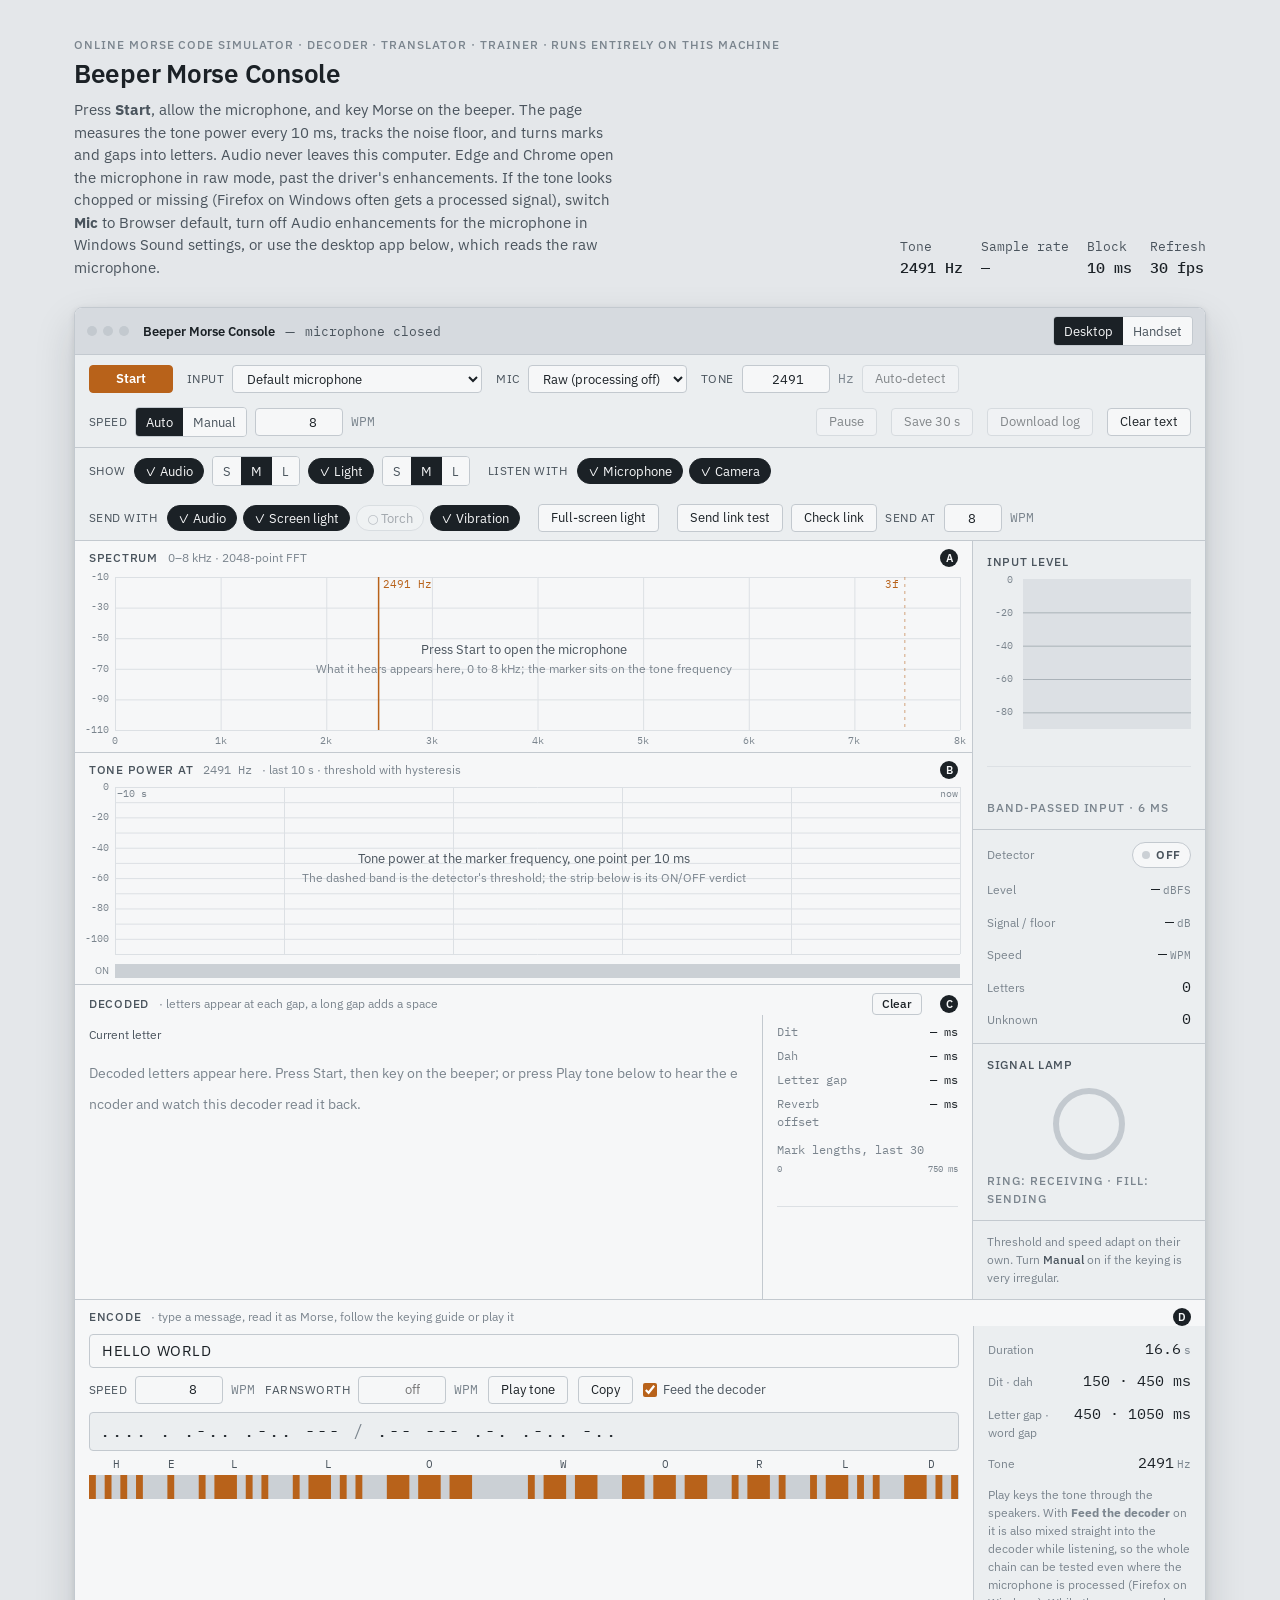
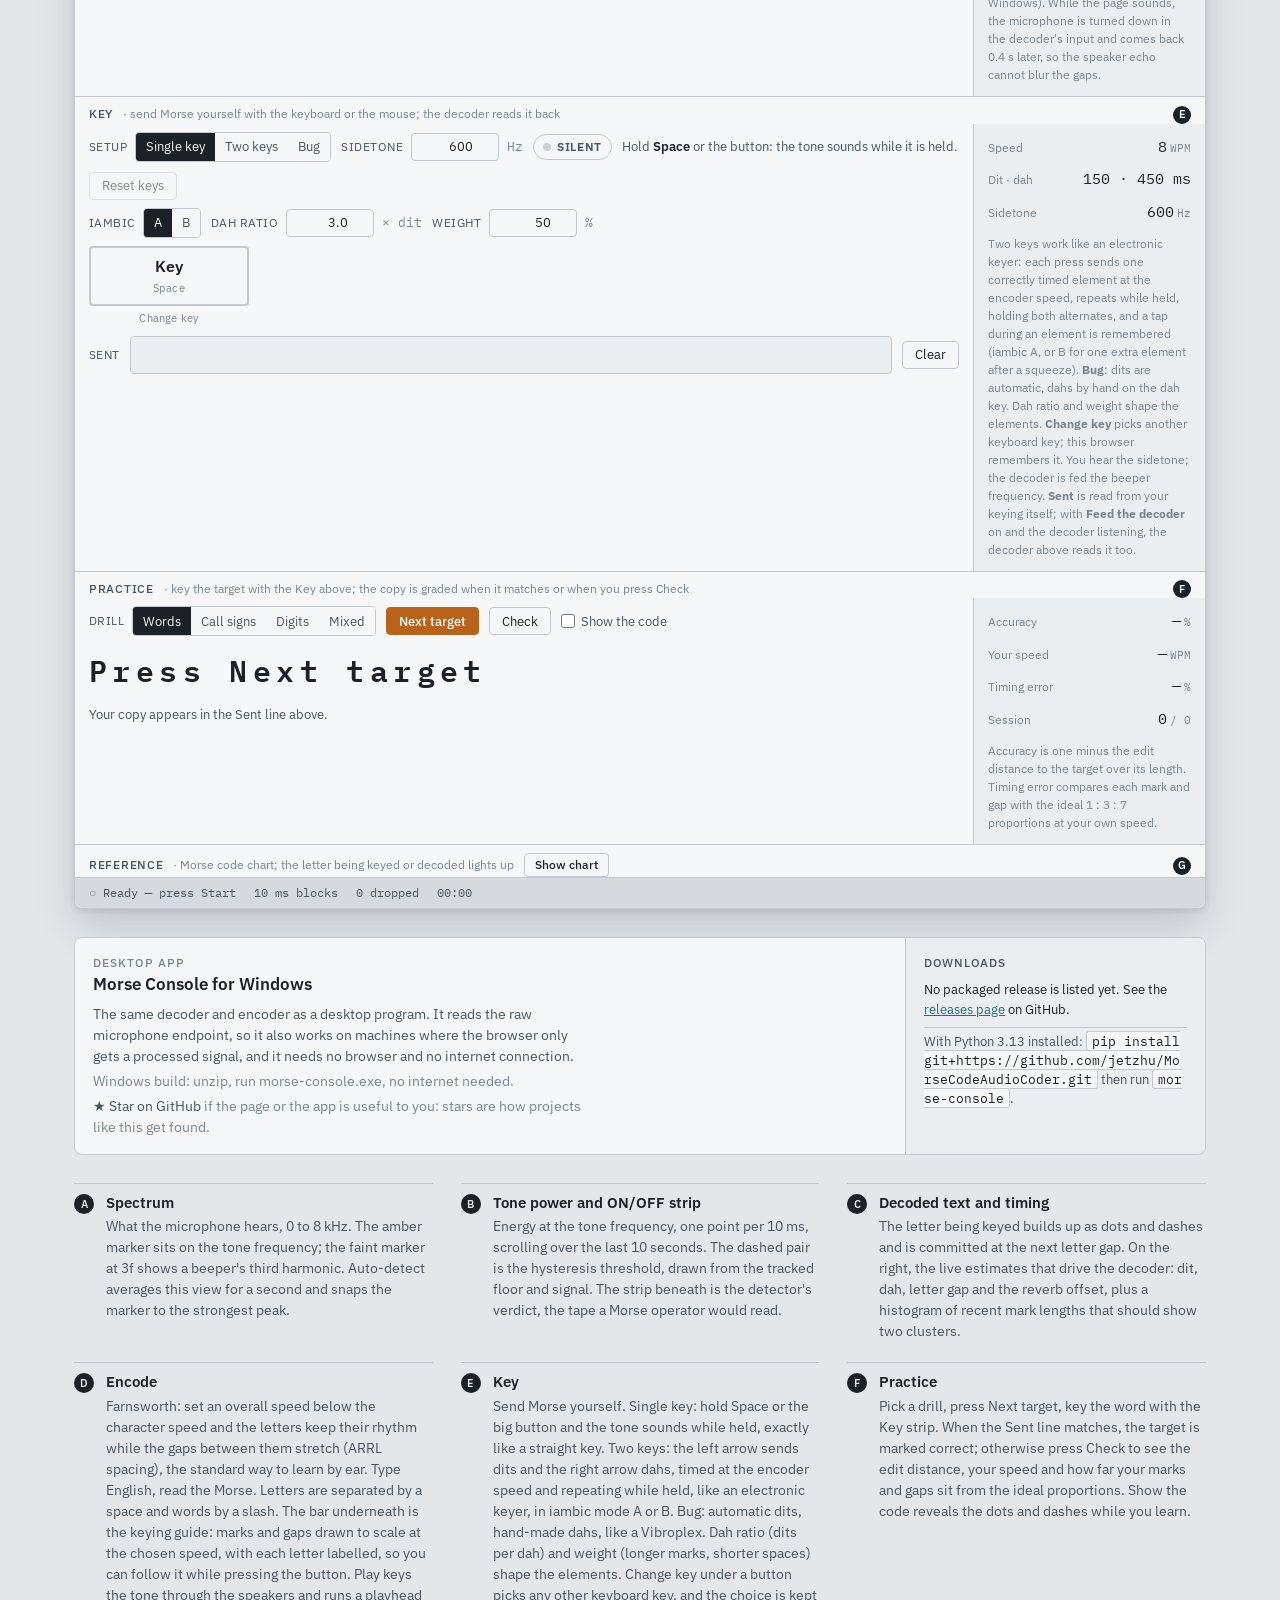
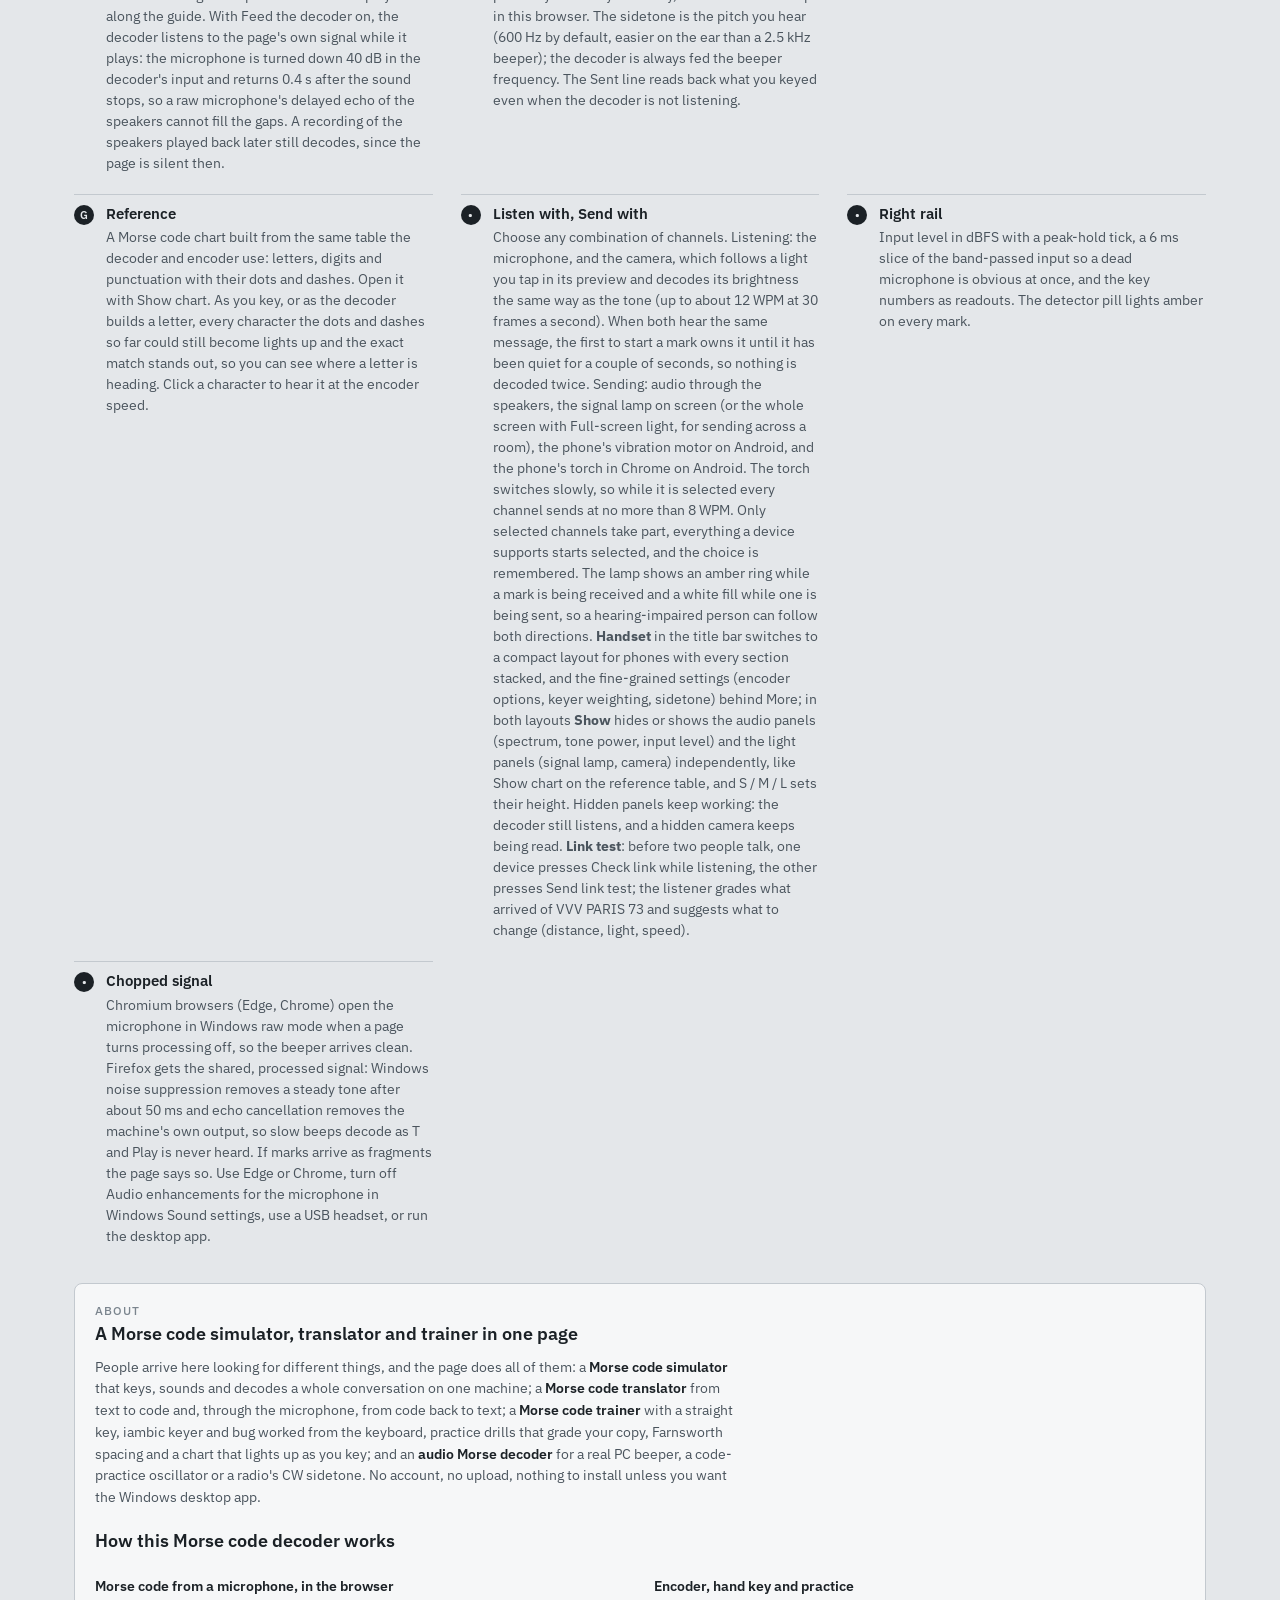
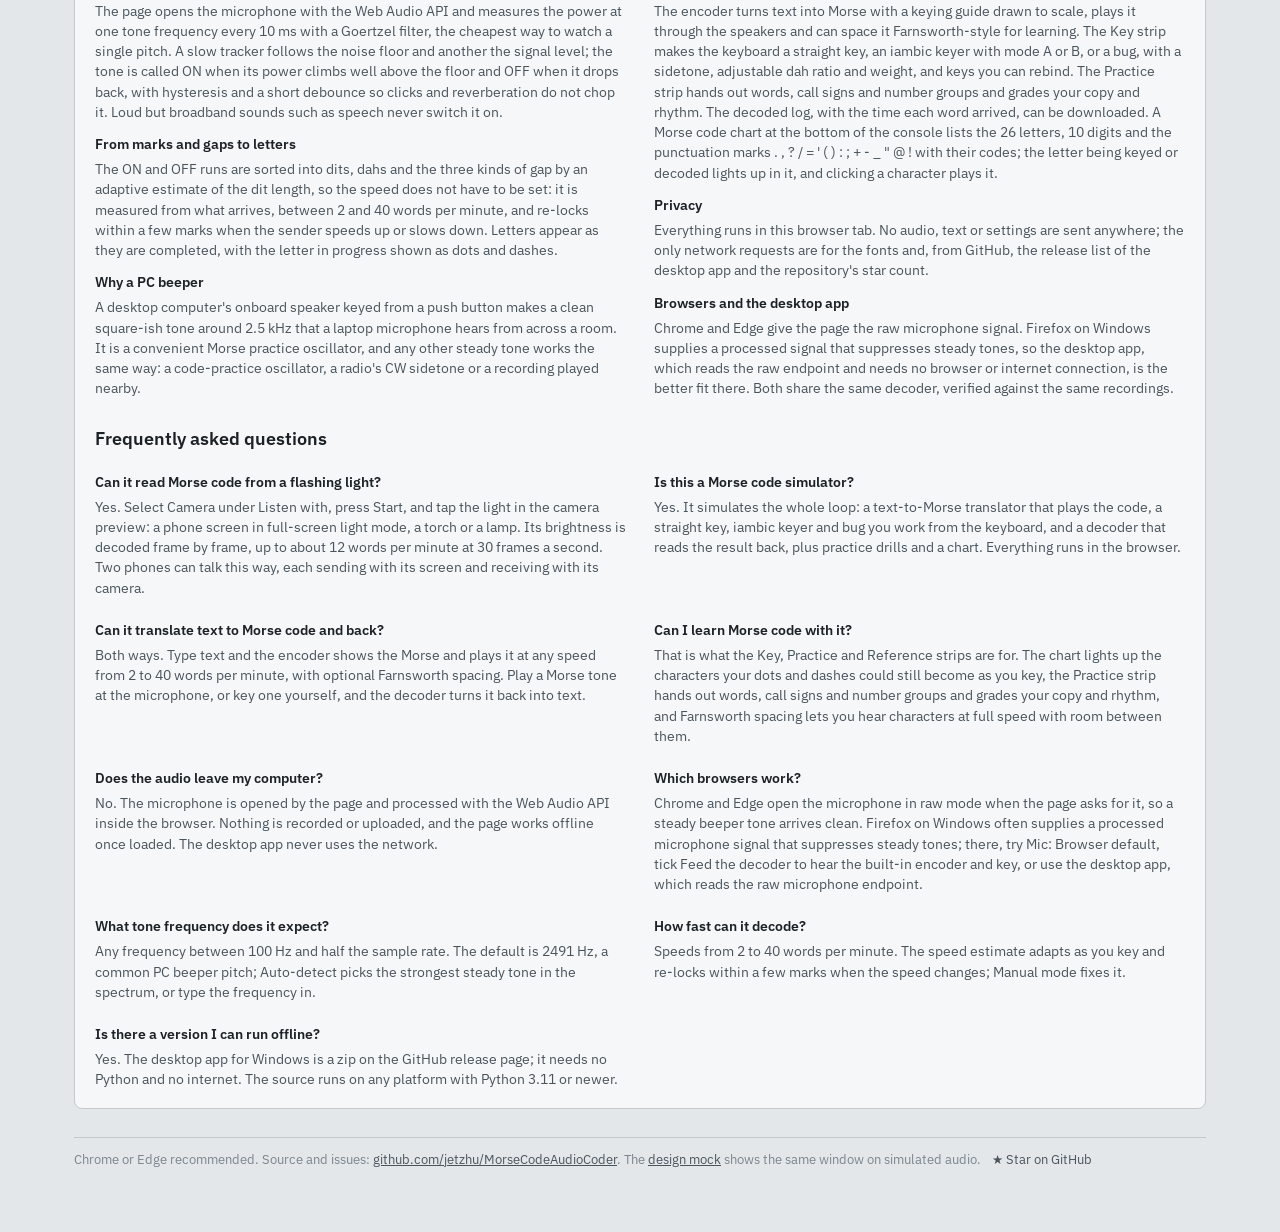
<file: web/index.html>
<!doctype html>
<html lang="en">
<head>
<meta charset="utf-8">
<meta name="viewport" content="width=device-width, initial-scale=1">
<title>Morse Code Simulator, Decoder and Trainer Online | Beeper Morse Console</title>
<meta name="description" content="Free online Morse code simulator: decode Morse from a microphone or PC beeper, translate text to Morse and play it, practise with a keyer, learn from the chart. Nothing is uploaded.">
<link rel="canonical" href="https://jetzhu.github.io/MorseCodeAudioCoder/">
<meta name="robots" content="index,follow">
<meta name="theme-color" content="#1B2126">
<meta name="author" content="Jian Jet Zhu">
<!-- Search Console and Bing Webmaster verification tags go here, e.g.
     <meta name="google-site-verification" content="...">
     <meta name="msvalidate.01" content="..."> -->
<meta property="og:type" content="website">
<meta property="og:url" content="https://jetzhu.github.io/MorseCodeAudioCoder/">
<meta property="og:site_name" content="Beeper Morse Console">
<meta property="og:title" content="Morse Code Simulator, Decoder and Trainer Online | Beeper Morse Console">
<meta property="og:description" content="Free online Morse code simulator: decode Morse from a microphone or PC beeper, translate text to Morse and play it, practise with a keyer, learn from the chart. Nothing is uploaded.">
<meta property="og:image" content="https://jetzhu.github.io/MorseCodeAudioCoder/og.png">
<meta property="og:image:width" content="1200">
<meta property="og:image:height" content="630">
<meta property="og:image:alt" content="Beeper Morse Console: Morse code simulator, decoder and trainer">
<meta property="og:locale" content="en_US">
<meta name="twitter:card" content="summary_large_image">
<meta name="twitter:title" content="Morse Code Simulator, Decoder and Trainer Online | Beeper Morse Console">
<meta name="twitter:description" content="Free online Morse code simulator: decode Morse from a microphone or PC beeper, translate text to Morse and play it, practise with a keyer, learn from the chart. Nothing is uploaded.">
<meta name="twitter:image" content="https://jetzhu.github.io/MorseCodeAudioCoder/og.png">
<script type="application/ld+json">
{
  "@context": "https://schema.org",
  "@graph": [
    {
      "@type": "WebApplication",
      "@id": "https://jetzhu.github.io/MorseCodeAudioCoder/#app",
      "name": "Beeper Morse Console",
      "alternateName": [
        "Morse Code Simulator",
        "Morse Code Translator",
        "Morse Code Trainer",
        "Morse Code Audio Decoder"
      ],
      "keywords": "morse code simulator, morse code decoder, morse code translator, morse code trainer, morse code practice, morse code keyer, morse code chart, CW decoder, learn morse code, PC beeper",
      "url": "https://jetzhu.github.io/MorseCodeAudioCoder/",
      "description": "Free online Morse code simulator: decode Morse from a microphone or PC beeper, translate text to Morse and play it, practise with a keyer, learn from the chart. Nothing is uploaded.",
      "applicationCategory": "UtilitiesApplication",
      "operatingSystem": "Any (web browser)",
      "browserRequirements": "Requires a browser with Web Audio and microphone access; Chrome or Edge recommended",
      "offers": {
        "@type": "Offer",
        "price": "0",
        "priceCurrency": "USD"
      },
      "isAccessibleForFree": true,
      "image": "https://jetzhu.github.io/MorseCodeAudioCoder/og.png",
      "featureList": [
        "Live Morse code decoding from the microphone",
        "Tone frequency auto-detection and spectrum display",
        "Adaptive speed estimate, 2 to 40 WPM",
        "Text to Morse encoder with keying guide, playback and Farnsworth spacing",
        "Straight key, iambic keyer (mode A/B) and bug from the keyboard",
        "Practice drills with grading",
        "Decoded log export with timestamps"
      ],
      "author": {
        "@type": "Person",
        "name": "Jian Jet Zhu",
        "url": "https://github.com/jetzhu"
      },
      "codeRepository": "https://github.com/jetzhu/MorseCodeAudioCoder"
    },
    {
      "@type": "SoftwareApplication",
      "@id": "https://jetzhu.github.io/MorseCodeAudioCoder/#desktop",
      "name": "Morse Console for Windows",
      "url": "https://jetzhu.github.io/MorseCodeAudioCoder/#download",
      "description": "The same Morse decoder, encoder and keyer as an offline Windows desktop program reading the raw microphone.",
      "applicationCategory": "UtilitiesApplication",
      "operatingSystem": "Windows 10, Windows 11",
      "downloadUrl": "https://github.com/jetzhu/MorseCodeAudioCoder/releases/latest",
      "offers": {
        "@type": "Offer",
        "price": "0",
        "priceCurrency": "USD"
      },
      "isAccessibleForFree": true
    }
  ]
}
</script>
<script type="application/ld+json">
{
  "@context": "https://schema.org",
  "@type": "FAQPage",
  "mainEntity": [
    {
      "@type": "Question",
      "name": "Can it read Morse code from a flashing light?",
      "acceptedAnswer": {
        "@type": "Answer",
        "text": "Yes. Select Camera under Listen with, press Start, and tap the light in the camera preview: a phone screen in full-screen light mode, a torch or a lamp. Its brightness is decoded frame by frame, up to about 12 words per minute at 30 frames a second. Two phones can talk this way, each sending with its screen and receiving with its camera."
      }
    },
    {
      "@type": "Question",
      "name": "Is this a Morse code simulator?",
      "acceptedAnswer": {
        "@type": "Answer",
        "text": "Yes. It simulates the whole loop: a text-to-Morse translator that plays the code, a straight key, iambic keyer and bug you work from the keyboard, and a decoder that reads the result back, plus practice drills and a chart. Everything runs in the browser."
      }
    },
    {
      "@type": "Question",
      "name": "Can it translate text to Morse code and back?",
      "acceptedAnswer": {
        "@type": "Answer",
        "text": "Both ways. Type text and the encoder shows the Morse and plays it at any speed from 2 to 40 words per minute, with optional Farnsworth spacing. Play a Morse tone at the microphone, or key one yourself, and the decoder turns it back into text."
      }
    },
    {
      "@type": "Question",
      "name": "Can I learn Morse code with it?",
      "acceptedAnswer": {
        "@type": "Answer",
        "text": "That is what the Key, Practice and Reference strips are for. The chart lights up the characters your dots and dashes could still become as you key, the Practice strip hands out words, call signs and number groups and grades your copy and rhythm, and Farnsworth spacing lets you hear characters at full speed with room between them."
      }
    },
    {
      "@type": "Question",
      "name": "Does the audio leave my computer?",
      "acceptedAnswer": {
        "@type": "Answer",
        "text": "No. The microphone is opened by the page and processed with the Web Audio API inside the browser. Nothing is recorded or uploaded, and the page works offline once loaded. The desktop app never uses the network."
      }
    },
    {
      "@type": "Question",
      "name": "Which browsers work?",
      "acceptedAnswer": {
        "@type": "Answer",
        "text": "Chrome and Edge open the microphone in raw mode when the page asks for it, so a steady beeper tone arrives clean. Firefox on Windows often supplies a processed microphone signal that suppresses steady tones; there, try Mic: Browser default, tick Feed the decoder to hear the built-in encoder and key, or use the desktop app, which reads the raw microphone endpoint."
      }
    },
    {
      "@type": "Question",
      "name": "What tone frequency does it expect?",
      "acceptedAnswer": {
        "@type": "Answer",
        "text": "Any frequency between 100 Hz and half the sample rate. The default is 2491 Hz, a common PC beeper pitch; Auto-detect picks the strongest steady tone in the spectrum, or type the frequency in."
      }
    },
    {
      "@type": "Question",
      "name": "How fast can it decode?",
      "acceptedAnswer": {
        "@type": "Answer",
        "text": "Speeds from 2 to 40 words per minute. The speed estimate adapts as you key and re-locks within a few marks when the speed changes; Manual mode fixes it."
      }
    },
    {
      "@type": "Question",
      "name": "Is there a version I can run offline?",
      "acceptedAnswer": {
        "@type": "Answer",
        "text": "Yes. The desktop app for Windows is a zip on the GitHub release page; it needs no Python and no internet. The source runs on any platform with Python 3.11 or newer."
      }
    }
  ]
}
</script>
<link rel="icon" href="data:image/svg+xml,%3Csvg xmlns='http://www.w3.org/2000/svg' viewBox='0 0 32 32'%3E%3Crect width='32' height='32' rx='6' fill='%231B2126'/%3E%3Ccircle cx='8' cy='16' r='3' fill='%23EFA24E'/%3E%3Crect x='14' y='13' width='12' height='6' rx='3' fill='%23EFA24E'/%3E%3C/svg%3E">
<link rel="preconnect" href="https://fonts.googleapis.com">
<link rel="preconnect" href="https://fonts.gstatic.com" crossorigin>
<link rel="stylesheet" href="https://fonts.googleapis.com/css2?family=IBM+Plex+Sans:wght@400;500;600&family=IBM+Plex+Mono:wght@400;500;600&display=swap">
<link rel="stylesheet" href="css/app.css">
</head>
<body>
<div class="page">
  <div class="intro">
    <div>
      <div class="eyebrow">Online Morse code simulator · decoder · translator · trainer · runs entirely on this machine</div>
      <h1>Beeper Morse Console</h1>
      <p>Press <b>Start</b>, allow the microphone, and key Morse on the beeper. The page measures the tone
        power every 10 ms, tracks the noise floor, and turns marks and gaps into letters. Audio never leaves
        this computer. Edge and Chrome open the microphone in raw mode, past the driver's enhancements. If the tone looks chopped or missing (Firefox on Windows often gets a processed signal), switch <b>Mic</b> to Browser default, turn off Audio enhancements for the microphone in Windows Sound settings, or use the desktop app below, which reads the raw microphone.</p>
    </div>
    <div class="facts mono">
      <div>Tone<b id="factTone">2491 Hz</b></div>
      <div>Sample rate<b id="factRate">—</b></div>
      <div>Block<b id="factBlock">10 ms</b></div>
      <div>Refresh<b>30 fps</b></div>
    </div>
  </div>

  <div class="win" id="win" aria-label="Beeper Morse Console">
    <div class="titlebar">
      <span class="dots" aria-hidden="true"><i></i><i></i><i></i></span>
      <span class="name">Beeper Morse Console</span>
      <span>—</span>
      <span class="mono" id="titleDev">microphone closed</span>
      <span class="viewswitch seg" role="group" aria-label="Layout">
        <button id="viewDesktop" type="button" aria-pressed="true" title="The full console">Desktop</button>
        <button id="viewHandset" type="button" aria-pressed="false" title="A compact layout for phones: lamp, key, text">Handset</button>
      </span>
      <button class="ctl more" id="moreBtn" type="button" aria-expanded="false" title="Show the settings, practice and chart">More</button>
    </div>

    <div class="toolbar">
      <button class="ctl primary start" id="startBtn" title="Open the microphone and start decoding">Start</button>
      <div class="field">
        <label for="dev">Input</label>
        <select id="dev" class="ctl" aria-label="Input device">
          <option value="">Default microphone</option>
        </select>
      </div>
      <div class="field" title="Raw asks the browser to turn echo cancellation, noise suppression and gain control off (Edge and Chrome then bypass the driver's enhancements too). Browser default leaves them to the browser: try it if Raw yields nothing.">
        <label for="micProc">Mic</label>
        <select id="micProc" class="ctl narrow" aria-label="Microphone processing">
          <option value="raw">Raw (processing off)</option>
          <option value="browser">Browser default</option>
        </select>
      </div>
      <div class="field">
        <label for="f0">Tone</label>
        <input id="f0" class="ctl mono" type="number" value="2491" min="100" max="20000" step="1" aria-label="Tone frequency in hertz">
        <span class="mono unit">Hz</span>
        <button class="ctl" id="autoBtn" title="Hold a beep for one second" disabled>Auto-detect</button>
      </div>
      <div class="field">
        <label id="speedLabel">Speed</label>
        <div class="seg" role="group" aria-labelledby="speedLabel">
          <button id="wpmAuto" aria-pressed="true" type="button">Auto</button>
          <button id="wpmManual" aria-pressed="false" type="button">Manual</button>
        </div>
        <input id="wpmVal" class="ctl mono" type="number" value="8" min="2" max="40" step="1" disabled aria-label="Words per minute">
        <span class="mono unit">WPM</span>
      </div>
      <div class="spacer"></div>
      <button class="ctl" id="pauseBtn" disabled title="Freeze decoding and the plots; the microphone stays open">Pause</button>
      <button class="ctl" id="saveBtn" disabled title="Write the last 30 seconds of raw input to a WAV file">Save 30 s</button>
      <button class="ctl" id="logBtn" disabled title="Download the decoded text with the time each word arrived">Download log</button>
      <button class="ctl" id="clearBtn" title="Clear the decoded text; timing estimates are kept">Clear text</button>
    </div>

    <div class="chipbar" id="channelBar" aria-label="Channels">
      <div class="field showctl" role="group" aria-label="Show panels"><label>Show</label>
        <button class="chip" id="showAudio" type="button" aria-pressed="true" title="Show or hide the audio panels: spectrum, tone power, input level">Audio</button>
        <span class="seg sizeseg" role="group" aria-label="Audio panel height"><button type="button" data-group="audio" data-size="s" aria-pressed="false" title="Short audio panels">S</button><button type="button" data-group="audio" data-size="m" aria-pressed="true" title="Medium audio panels">M</button><button type="button" data-group="audio" data-size="l" aria-pressed="false" title="Tall audio panels">L</button></span>
        <button class="chip" id="showLight" type="button" aria-pressed="true" title="Show or hide the light panels: signal lamp and camera">Light</button>
        <span class="seg sizeseg" role="group" aria-label="Lamp and camera size"><button type="button" data-group="light" data-size="s" aria-pressed="false" title="Small lamp and preview">S</button><button type="button" data-group="light" data-size="m" aria-pressed="true" title="Medium lamp and preview">M</button><button type="button" data-group="light" data-size="l" aria-pressed="false" title="Large lamp and preview">L</button></span>
      </div>
      <div class="chipgroup" role="group" aria-label="Listen with"><span class="chiplabel">Listen with</span>
        <button class="chip" id="chipMic" type="button" aria-pressed="true" title="Decode what the microphone hears">Microphone</button>
        <button class="chip" id="chipCamera" type="button" aria-pressed="true" title="Decode a flashing light through the camera (the rear one on phones)">Camera</button>
      </div>
      <div class="chipgroup" role="group" aria-label="Send with"><span class="chiplabel">Send with</span>
        <button class="chip" id="chipAudio" type="button" aria-pressed="true" title="Play and the key sound through the speakers">Audio</button>
        <button class="chip" id="chipLight" type="button" aria-pressed="true" title="Play and the key flash the signal lamp (or the whole screen)">Screen light</button>
        <button class="chip" id="chipTorch" type="button" aria-pressed="true" title="Flash the phone's torch (Chrome on Android); sending is slowed to 8 WPM while it is on">Torch</button>
        <button class="chip" id="chipVibrate" type="button" aria-pressed="true" title="Play and the key vibrate the phone (Android)">Vibration</button>
      </div>
      <button class="ctl" id="lightFullBtn" type="button" title="Turn the whole screen into the signal lamp; tap to leave">Full-screen light</button>
      <span class="linkcheck">
        <button class="ctl" id="linkSend" type="button" title="Send VVV PARIS 73 on the selected channels, for another device to check">Send link test</button>
        <button class="ctl" id="linkCheck" type="button" title="Listen for VVV PARIS 73 from another device and grade what arrives">Check link</button>
        <span class="field" title="Sending speed for Play, the key, the chart and the link test (the encoder speed)"><label for="linkWpm">Send at</label><input id="linkWpm" class="ctl mono small" type="number" value="8" min="2" max="40" step="1" aria-label="Sending speed in words per minute"> <span class="mono unit">WPM</span></span>
        <span class="linkresult" id="linkResult" aria-live="polite"></span>
      </span>
    </div>

    <div class="msgbar error" id="msgBar" role="alert" hidden>
      <span class="icon" aria-hidden="true">!</span>
      <span class="txt" id="msgText"></span>
      <button class="x" id="msgDismiss" aria-label="Dismiss" title="Dismiss">×</button>
    </div>
    <div class="msgbar" id="chopHint" role="status" hidden>
      <span class="icon" aria-hidden="true">!</span>
      <span class="txt">The microphone signal looks processed. Try <b>Mic: Browser default</b> in the toolbar, use Edge or Chrome, which open the microphone in raw mode, or turn off Audio enhancements for this microphone in Windows Sound settings.</span>
      <button class="x" id="chopDismiss" aria-label="Dismiss hint" title="Dismiss">×</button>
    </div>
    <div class="msgbar note" id="noteBar" role="status" hidden>
      <span class="icon" aria-hidden="true">i</span>
      <span class="txt" id="noteText"></span>
      <button class="x" id="noteDismiss" aria-label="Dismiss" title="Dismiss">×</button>
    </div>

    <div class="msgbar star" id="starNudge" role="status" hidden>
      <span class="icon" aria-hidden="true">★</span>
      <span class="txt">Useful? <a id="starNudgeLink" href="https://github.com/jetzhu/MorseCodeAudioCoder" target="_blank" rel="noopener">Star it on GitHub</a>. Shown once; nothing is tracked.</span>
      <button class="x" id="starNudgeDismiss" aria-label="Dismiss" title="Dismiss">×</button>
    </div>

    <div class="body">
      <div class="main">
        <section class="panel" aria-label="Spectrum">
          <header>Spectrum <span id="specInfo">0–8 kHz · 2048-point FFT</span><span class="tag">A</span></header>
          <div class="plot"><canvas id="specCanvas"></canvas></div>
        </section>

        <section class="panel" id="powerPlot" aria-label="Tone power">
          <header>Tone power at <span id="f0Label" class="mono">2491 Hz</span> <span>· last 10 s · threshold with hysteresis</span><span class="tag">B</span></header>
          <div class="plot"><canvas id="powerCanvas"></canvas></div>
          <div class="plot"><canvas id="stripCanvas"></canvas></div>
        </section>

        <section class="panel" aria-label="Decoded text">
          <header>Decoded <span>· letters appear at each gap, a long gap adds a space</span><button class="ctl hdrbtn" id="clearDecoded" type="button" title="Clear the decoded text; timing estimates are kept">Clear</button><span class="tag">C</span></header>
          <div class="decoded">
            <div class="tape">
              <div class="live">
                <span>Current letter</span>
                <span class="sym mono" id="symBuf">&nbsp;</span>
                <span id="symHint" class="unit"></span>
              </div>
              <div class="text mono" id="textOut" aria-live="polite"></div>
            </div>
            <div class="timing mono">
              <span class="k">Dit</span><span class="v" id="ditV">— ms</span>
              <span class="k">Dah</span><span class="v" id="dahV">— ms</span>
              <span class="k">Letter gap</span><span class="v" id="lgapV">— ms</span>
              <span class="k">Reverb offset</span><span class="v" id="offV">— ms</span>
              <span class="k full" style="margin-top:4px">Mark lengths, last 30</span>
              <div class="hist"><canvas id="histCanvas"></canvas></div>
            </div>
          </div>
        </section>
      </div>

      <aside class="rail" aria-label="Readouts">
        <div class="block">
          <h4>Input level</h4>
          <div class="meter">
            <div class="scale mono">
              <span style="top:0%">0</span><span style="top:22%">-20</span><span style="top:44%">-40</span><span style="top:66%">-60</span><span style="top:88%">-80</span>
            </div>
            <canvas id="meterCanvas"></canvas>
          </div>
          <div class="wave"><canvas id="waveCanvas"></canvas></div>
          <div class="eyebrow" style="margin-top:6px">Band-passed input · 6 ms</div>
        </div>
        <div class="block readouts">
          <div class="ro"><span class="k">Detector</span><span id="statePill" class="pill"><i></i>OFF</span></div>
          <div class="ro"><span class="k">Level</span><span class="v mono" id="lvlV">—<small>dBFS</small></span></div>
          <div class="ro"><span class="k">Signal / floor</span><span class="v mono" id="snrV">—<small>dB</small></span></div>
          <div class="ro"><span class="k">Speed</span><span class="v mono" id="wpmV">—<small>WPM</small></span></div>
          <div class="ro"><span class="k">Letters</span><span class="v mono" id="cntV">0</span></div>
          <div class="ro"><span class="k">Unknown</span><span class="v mono" id="unkV">0</span></div>
        </div>
        <div class="block lampblock">
          <h4>Signal lamp</h4>
          <div class="lampwrap"><div class="lamp" role="img" aria-label="Signal lamp: ring while receiving, fill while sending"></div></div>
          <div class="eyebrow" style="margin-top:6px">Ring: receiving · Fill: sending</div>
        </div>
        <div class="block tip">
          Threshold and speed adapt on their own. Turn <b>Manual</b> on if the keying is very irregular.
        </div>
      </aside>
    </div>

    <section class="encode camstrip" id="camStrip" aria-label="Camera" hidden>
      <header>Camera <span>· tap the light to follow; its brightness is decoded like the tone</span><span class="tag">H</span></header>
      <div class="enc-body">
        <div class="enc-left camleft">
          <div class="camview" id="camView" title="Tap the light to follow"><video id="camVideo" playsinline muted></video><div class="camspot" id="camSpot"></div></div>
          <div class="camtrace"><canvas id="camCanvas"></canvas></div>
        </div>
        <div class="enc-right readouts">
          <div class="ro"><span class="k">Light</span><span id="camPill" class="pill"><i></i>OFF</span></div>
          <div class="ro"><span class="k">Brightness</span><span class="v mono" id="camLevel">—</span></div>
          <div class="ro"><span class="k">Dark · bright</span><span class="v mono" id="camRange">—</span></div>
          <div class="ro"><span class="k">Frame rate</span><span class="v mono" id="camFps">—<small>fps</small></span></div>
          <div class="ro"><span class="k">Top speed</span><span class="v mono" id="camMax">—<small>WPM</small></span></div>
          <div class="ro"><span class="k">Exposure</span><span class="v mono" id="camExp">—</span></div>
          <button class="ctl" id="camRelock" type="button" title="Let the camera adjust to the scene for a moment, then hold its exposure still">Re-lock exposure</button>
          <div class="tip">A camera sees about 30 frames a second, so a dit needs to last a few frames: about 12 WPM at most, 8 WPM is comfortable. Hold the phone steady and tap the other screen's lamp. The exposure is locked a moment after the camera opens so the phone does not darken the picture every time the lamp lights; aim at the lamp first, then press Re-lock exposure. Keep the light out of direct sun.</div>
        </div>
      </div>
    </section>

    <section class="encode" aria-label="Encode a message">
      <header>Encode <span>· type a message, read it as Morse, follow the keying guide or play it</span><span class="tag">D</span></header>
      <div class="enc-body">
        <div class="enc-left">
          <div class="enc-msg">
            <input id="encIn" class="ctl mono" type="text" value="HELLO WORLD" placeholder="Type a message" aria-label="Message to encode" spellcheck="false" autocomplete="off">
          </div>
          <div class="enc-row enc-controls">
            <div class="field"><label for="encWpm">Speed</label><input id="encWpm" class="ctl mono" type="number" value="8" min="2" max="40" step="1" aria-label="Encoding speed in words per minute"> <span class="mono unit">WPM</span></div>
            <div class="field" title="Overall speed for Farnsworth spacing: characters at the speed above, longer gaps between them. Empty, or at or above the speed, means standard spacing."><label for="encFarns">Farnsworth</label><input id="encFarns" class="ctl mono" type="number" value="" placeholder="off" min="2" max="40" step="1" aria-label="Farnsworth overall speed in words per minute"> <span class="mono unit">WPM</span></div>
            <button class="ctl" id="encPlay" title="Key the tone through this machine's speakers">Play tone</button>
            <button class="ctl" id="encCopy" title="Copy the Morse to the clipboard">Copy</button>
            <label class="field check" title="While the decoder is listening, Play is also mixed straight into it, independent of speakers, microphone and Windows audio processing"><input type="checkbox" id="encFeed" checked> <span>Feed the decoder</span></label>
          </div>
          <div class="enc-out mono" id="encOut" aria-live="polite"></div>
          <div class="enc-guide"><canvas id="encCanvas"></canvas></div>
        </div>
        <div class="enc-right readouts">
          <div class="ro"><span class="k">Duration</span><span class="v mono" id="encDur">—<small>s</small></span></div>
          <div class="ro"><span class="k">Dit · dah</span><span class="v mono" id="encDit">—</span></div>
          <div class="ro"><span class="k">Letter gap · word gap</span><span class="v mono" id="encGap">—</span></div>
          <div class="ro"><span class="k">Tone</span><span class="v mono" id="encTone">2491<small>Hz</small></span></div>
          <div class="tip">Play keys the tone through the speakers. With <b>Feed the decoder</b> on it is also mixed straight into the decoder while listening, so the whole chain can be tested even where the microphone is processed (Firefox on Windows). While the page sounds, the microphone is turned down in the decoder's input and comes back 0.4 s later, so the speaker echo cannot blur the gaps.</div>
        </div>
      </div>
    </section>

    <section class="encode keystrip" aria-label="Key Morse by hand">
      <header>Key <span>· send Morse yourself with the keyboard or the mouse; the decoder reads it back</span><span class="tag">E</span></header>
      <div class="enc-body">
        <div class="enc-left">
          <div class="enc-row">
            <div class="field"><label>Setup</label>
              <div class="seg" role="group" aria-label="Key setup">
                <button id="keyStraight" aria-pressed="true" title="One key: the tone sounds while it is held">Single key</button>
                <button id="keyPaddle" aria-pressed="false" title="Two keys: dits on the left, dahs on the right, timed for you">Two keys</button>
                <button id="keyBug" aria-pressed="false" title="Semi-automatic bug: dits are made for you, dahs by hand">Bug</button>
              </div>
            </div>
            <div class="field" title="Pitch you hear while keying. Empty follows the beeper frequency above; the decoder feed always uses the beeper frequency."><label for="keySidetone">Sidetone</label><input id="keySidetone" class="ctl mono" type="number" value="600" placeholder="tone" min="100" max="4000" step="10" aria-label="Sidetone pitch in hertz"> <span class="mono unit">Hz</span></div>
            <span class="pill" id="keyPill"><i></i>SILENT</span>
            <span class="tip keyhelp" id="keyHelp">Hold <b>Space</b> or the button: the tone sounds while it is held.</span>
            <button class="ctl" id="keyReset" title="Back to Space, left arrow and right arrow" disabled>Reset keys</button>
          </div>
          <div class="enc-row keyerrow">
            <div class="field"><label>Iambic</label>
              <div class="seg" role="group" aria-label="Iambic mode">
                <button id="iambicA" aria-pressed="true" title="Mode A: let go of both paddles and the element in progress ends the character">A</button>
                <button id="iambicB" aria-pressed="false" title="Mode B: let go of both paddles during an element and one opposite element follows">B</button>
              </div>
            </div>
            <div class="field" title="Dah length in dits; 3 is standard"><label for="keyRatio">Dah ratio</label><input id="keyRatio" class="ctl mono" type="number" value="3.0" min="2" max="5" step="0.1" aria-label="Dah length in dits"> <span class="mono unit">&times; dit</span></div>
            <div class="field" title="Marks longer and the spaces after them shorter by the same amount; 50 is standard"><label for="keyWeight">Weight</label><input id="keyWeight" class="ctl mono" type="number" value="50" min="25" max="75" step="1" aria-label="Keying weight in percent"> <span class="mono unit">%</span></div>
          </div>
          <div class="keypad" id="keypadStraight">
            <div class="keycol"><button class="ctl key big" id="keyBtn" title="Hold to send">Key<small>Space</small></button><button class="rebind" id="keyRebind" title="Press this, then the keyboard key that should work the key">Change key</button></div>
          </div>
          <div class="keypad" id="keypadPaddle" hidden>
            <div class="keycol"><button class="ctl key big" id="ditBtn" title="Dit: hold to repeat">Dit<small>&larr; left arrow</small></button><button class="rebind" id="ditRebind" title="Press this, then the keyboard key that should send dits">Change key</button></div>
            <div class="keycol"><button class="ctl key big" id="dahBtn" title="Dah: hold to repeat">Dah<small>&rarr; right arrow</small></button><button class="rebind" id="dahRebind" title="Press this, then the keyboard key that should send dahs">Change key</button></div>
          </div>
          <div class="enc-row sentrow">
            <span class="k-label">Sent</span>
            <span class="enc-out mono sent" id="sentOut" aria-live="polite">&nbsp;</span>
            <button class="ctl" id="sentClear" title="Clear the sent text">Clear</button>
          </div>
        </div>
        <div class="enc-right readouts">
          <div class="ro"><span class="k">Speed</span><span class="v mono" id="keySpeed">8<small>WPM</small></span></div>
          <div class="ro"><span class="k">Dit · dah</span><span class="v mono" id="keyDit">150 · 450 ms</span></div>
          <div class="ro"><span class="k">Sidetone</span><span class="v mono" id="keySide">600<small>Hz</small></span></div>
          <div class="tip">Two keys work like an electronic keyer: each press sends one correctly timed element at the encoder speed, repeats while held, holding both alternates, and a tap during an element is remembered (iambic A, or B for one extra element after a squeeze). <b>Bug</b>: dits are automatic, dahs by hand on the dah key. Dah ratio and weight shape the elements. <b>Change key</b> picks another keyboard key; this browser remembers it. You hear the sidetone; the decoder is fed the beeper frequency. <b>Sent</b> is read from your keying itself; with <b>Feed the decoder</b> on and the decoder listening, the decoder above reads it too.</div>
        </div>
      </div>
    </section>

    <section class="encode practice" aria-label="Practice keying">
      <header>Practice <span>· key the target with the Key above; the copy is graded when it matches or when you press Check</span><span class="tag">F</span></header>
      <div class="enc-body">
        <div class="enc-left">
          <div class="enc-row">
            <div class="field"><label>Drill</label>
              <div class="seg" role="group" aria-label="Drill kind">
                <button id="prWords" aria-pressed="true">Words</button>
                <button id="prCalls" aria-pressed="false">Call signs</button>
                <button id="prDigits" aria-pressed="false">Digits</button>
                <button id="prMixed" aria-pressed="false">Mixed</button>
              </div>
            </div>
            <button class="ctl primary" id="prNext" title="Draw the next target and clear the Sent line">Next target</button>
            <button class="ctl" id="prCheck" title="Grade the Sent line against the target">Check</button>
            <label class="field check"><input type="checkbox" id="prShowCode"> <span>Show the code</span></label>
          </div>
          <div class="pr-target mono" id="prTarget">Press Next target</div>
          <div class="enc-out mono sent" id="prCode" hidden>&nbsp;</div>
          <div class="pr-result" id="prResult">Your copy appears in the Sent line above.</div>
        </div>
        <div class="enc-right readouts">
          <div class="ro"><span class="k">Accuracy</span><span class="v mono" id="prAcc">—<small>%</small></span></div>
          <div class="ro"><span class="k">Your speed</span><span class="v mono" id="prWpm">—<small>WPM</small></span></div>
          <div class="ro"><span class="k">Timing error</span><span class="v mono" id="prRhythm">—<small>%</small></span></div>
          <div class="ro"><span class="k">Session</span><span class="v mono" id="prSession">0<small>/ 0</small></span></div>
          <div class="tip">Accuracy is one minus the edit distance to the target over its length. Timing error compares each mark and gap with the ideal 1 : 3 : 7 proportions at your own speed.</div>
        </div>
      </div>
    </section>

    <section class="encode reference" aria-label="Morse code chart">
      <header>Reference <span>· Morse code chart; the letter being keyed or decoded lights up</span><button class="ctl" id="refToggle" aria-expanded="false" aria-controls="refBody">Show chart</button><span class="tag">G</span></header>
      <div class="refbody" id="refBody" hidden>
        <div class="refgrid" id="refGrid" aria-label="Characters and their Morse code">
          <button type="button" class="refcell" data-code=".-" title="Play A"><span class="ch">A</span><span class="code mono">·−</span></button>
          <button type="button" class="refcell" data-code="-..." title="Play B"><span class="ch">B</span><span class="code mono">−···</span></button>
          <button type="button" class="refcell" data-code="-.-." title="Play C"><span class="ch">C</span><span class="code mono">−·−·</span></button>
          <button type="button" class="refcell" data-code="-.." title="Play D"><span class="ch">D</span><span class="code mono">−··</span></button>
          <button type="button" class="refcell" data-code="." title="Play E"><span class="ch">E</span><span class="code mono">·</span></button>
          <button type="button" class="refcell" data-code="..-." title="Play F"><span class="ch">F</span><span class="code mono">··−·</span></button>
          <button type="button" class="refcell" data-code="--." title="Play G"><span class="ch">G</span><span class="code mono">−−·</span></button>
          <button type="button" class="refcell" data-code="...." title="Play H"><span class="ch">H</span><span class="code mono">····</span></button>
          <button type="button" class="refcell" data-code=".." title="Play I"><span class="ch">I</span><span class="code mono">··</span></button>
          <button type="button" class="refcell" data-code=".---" title="Play J"><span class="ch">J</span><span class="code mono">·−−−</span></button>
          <button type="button" class="refcell" data-code="-.-" title="Play K"><span class="ch">K</span><span class="code mono">−·−</span></button>
          <button type="button" class="refcell" data-code=".-.." title="Play L"><span class="ch">L</span><span class="code mono">·−··</span></button>
          <button type="button" class="refcell" data-code="--" title="Play M"><span class="ch">M</span><span class="code mono">−−</span></button>
          <button type="button" class="refcell" data-code="-." title="Play N"><span class="ch">N</span><span class="code mono">−·</span></button>
          <button type="button" class="refcell" data-code="---" title="Play O"><span class="ch">O</span><span class="code mono">−−−</span></button>
          <button type="button" class="refcell" data-code=".--." title="Play P"><span class="ch">P</span><span class="code mono">·−−·</span></button>
          <button type="button" class="refcell" data-code="--.-" title="Play Q"><span class="ch">Q</span><span class="code mono">−−·−</span></button>
          <button type="button" class="refcell" data-code=".-." title="Play R"><span class="ch">R</span><span class="code mono">·−·</span></button>
          <button type="button" class="refcell" data-code="..." title="Play S"><span class="ch">S</span><span class="code mono">···</span></button>
          <button type="button" class="refcell" data-code="-" title="Play T"><span class="ch">T</span><span class="code mono">−</span></button>
          <button type="button" class="refcell" data-code="..-" title="Play U"><span class="ch">U</span><span class="code mono">··−</span></button>
          <button type="button" class="refcell" data-code="...-" title="Play V"><span class="ch">V</span><span class="code mono">···−</span></button>
          <button type="button" class="refcell" data-code=".--" title="Play W"><span class="ch">W</span><span class="code mono">·−−</span></button>
          <button type="button" class="refcell" data-code="-..-" title="Play X"><span class="ch">X</span><span class="code mono">−··−</span></button>
          <button type="button" class="refcell" data-code="-.--" title="Play Y"><span class="ch">Y</span><span class="code mono">−·−−</span></button>
          <button type="button" class="refcell" data-code="--.." title="Play Z"><span class="ch">Z</span><span class="code mono">−−··</span></button>
          <button type="button" class="refcell" data-code="-----" title="Play 0"><span class="ch">0</span><span class="code mono">−−−−−</span></button>
          <button type="button" class="refcell" data-code=".----" title="Play 1"><span class="ch">1</span><span class="code mono">·−−−−</span></button>
          <button type="button" class="refcell" data-code="..---" title="Play 2"><span class="ch">2</span><span class="code mono">··−−−</span></button>
          <button type="button" class="refcell" data-code="...--" title="Play 3"><span class="ch">3</span><span class="code mono">···−−</span></button>
          <button type="button" class="refcell" data-code="....-" title="Play 4"><span class="ch">4</span><span class="code mono">····−</span></button>
          <button type="button" class="refcell" data-code="....." title="Play 5"><span class="ch">5</span><span class="code mono">·····</span></button>
          <button type="button" class="refcell" data-code="-...." title="Play 6"><span class="ch">6</span><span class="code mono">−····</span></button>
          <button type="button" class="refcell" data-code="--..." title="Play 7"><span class="ch">7</span><span class="code mono">−−···</span></button>
          <button type="button" class="refcell" data-code="---.." title="Play 8"><span class="ch">8</span><span class="code mono">−−−··</span></button>
          <button type="button" class="refcell" data-code="----." title="Play 9"><span class="ch">9</span><span class="code mono">−−−−·</span></button>
          <button type="button" class="refcell" data-code="-.--." title="Play ("><span class="ch">(</span><span class="code mono">−·−−·</span></button>
          <button type="button" class="refcell" data-code="-..-." title="Play /"><span class="ch">/</span><span class="code mono">−··−·</span></button>
          <button type="button" class="refcell" data-code="-...-" title="Play ="><span class="ch">=</span><span class="code mono">−···−</span></button>
          <button type="button" class="refcell" data-code=".-.-." title="Play +"><span class="ch">+</span><span class="code mono">·−·−·</span></button>
          <button type="button" class="refcell" data-code="---..." title="Play :"><span class="ch">:</span><span class="code mono">−−−···</span></button>
          <button type="button" class="refcell" data-code="--..--" title="Play ,"><span class="ch">,</span><span class="code mono">−−··−−</span></button>
          <button type="button" class="refcell" data-code="-.--.-" title="Play )"><span class="ch">)</span><span class="code mono">−·−−·−</span></button>
          <button type="button" class="refcell" data-code="-.-.--" title="Play !"><span class="ch">!</span><span class="code mono">−·−·−−</span></button>
          <button type="button" class="refcell" data-code="-.-.-." title="Play ;"><span class="ch">;</span><span class="code mono">−·−·−·</span></button>
          <button type="button" class="refcell" data-code="-....-" title="Play -"><span class="ch">-</span><span class="code mono">−····−</span></button>
          <button type="button" class="refcell" data-code=".----." title="Play '"><span class="ch">'</span><span class="code mono">·−−−−·</span></button>
          <button type="button" class="refcell" data-code=".--.-." title="Play @"><span class="ch">@</span><span class="code mono">·−−·−·</span></button>
          <button type="button" class="refcell" data-code=".-.-.-" title="Play ."><span class="ch">.</span><span class="code mono">·−·−·−</span></button>
          <button type="button" class="refcell" data-code=".-..-." title="Play &quot;"><span class="ch">&quot;</span><span class="code mono">·−··−·</span></button>
          <button type="button" class="refcell" data-code="..--.-" title="Play _"><span class="ch">_</span><span class="code mono">··−−·−</span></button>
          <button type="button" class="refcell" data-code="..--.." title="Play ?"><span class="ch">?</span><span class="code mono">··−−··</span></button>
        </div>
        <div class="refnote">Click a character to hear it at the encoder speed (and, with Feed the decoder on, to see it decoded). Built from the same table the decoder and encoder use: 26 letters, 10 digits and 16 punctuation marks. Cells light up as the letter under the key, or in the decoder, takes shape; the exact match stands out.</div>
      </div>
    </section>

    <div class="statusbar mono">
      <span><span class="dot" id="stateDot">○</span> <span id="stateV">Ready — press Start</span></span>
      <span id="blockV">10 ms blocks</span>
      <span id="dropV">0 dropped</span>
      <span id="clockV">00:00</span>
      <span class="right" id="rateV"></span>
    </div>
  </div>

  <section class="dl" id="download" aria-label="Desktop app">
    <div>
      <div class="eyebrow">Desktop app</div>
      <h2>Morse Console for Windows</h2>
      <p>The same decoder and encoder as a desktop program. It reads the raw microphone endpoint, so it also
        works on machines where the browser only gets a processed signal, and it needs no browser and no
        internet connection.</p>
      <p class="muted" id="dlNote">Looking up the latest release…</p>
      <p class="muted"><a class="star" href="https://github.com/jetzhu/MorseCodeAudioCoder" target="_blank" rel="noopener">★ Star on GitHub<span class="starcount" data-starcount></span></a> if the page or the app is useful to you: stars are how projects like this get found.</p>
    </div>
    <div class="assets" id="dlAssets">
      <span class="k">Downloads</span>
      <span class="muted">Fetching the release list from GitHub…</span>
    </div>
  </section>

  <div class="notes">
    <div class="note"><span class="tag">A</span><div><h3>Spectrum</h3><p>What the microphone hears, 0 to 8 kHz. The amber marker sits on the tone frequency; the faint marker at 3f shows a beeper's third harmonic. Auto-detect averages this view for a second and snaps the marker to the strongest peak.</p></div></div>
    <div class="note"><span class="tag">B</span><div><h3>Tone power and ON/OFF strip</h3><p>Energy at the tone frequency, one point per 10 ms, scrolling over the last 10 seconds. The dashed pair is the hysteresis threshold, drawn from the tracked floor and signal. The strip beneath is the detector's verdict, the tape a Morse operator would read.</p></div></div>
    <div class="note"><span class="tag">C</span><div><h3>Decoded text and timing</h3><p>The letter being keyed builds up as dots and dashes and is committed at the next letter gap. On the right, the live estimates that drive the decoder: dit, dah, letter gap and the reverb offset, plus a histogram of recent mark lengths that should show two clusters.</p></div></div>
    <div class="note"><span class="tag">D</span><div><h3>Encode</h3><p>Farnsworth: set an overall speed below the character speed and the letters keep their rhythm while the gaps between them stretch (ARRL spacing), the standard way to learn by ear. Type English, read the Morse. Letters are separated by a space and words by a slash. The bar underneath is the keying guide: marks and gaps drawn to scale at the chosen speed, with each letter labelled, so you can follow it while pressing the button. Play keys the tone through the speakers and runs a playhead along the guide. With Feed the decoder on, the decoder listens to the page's own signal while it plays: the microphone is turned down 40 dB in the decoder's input and returns 0.4 s after the sound stops, so a raw microphone's delayed echo of the speakers cannot fill the gaps. A recording of the speakers played back later still decodes, since the page is silent then.</p></div></div>
    <div class="note"><span class="tag">E</span><div><h3>Key</h3><p>Send Morse yourself. Single key: hold Space or the big button and the tone sounds while held, exactly like a straight key. Two keys: the left arrow sends dits and the right arrow dahs, timed at the encoder speed and repeating while held, like an electronic keyer, in iambic mode A or B. Bug: automatic dits, hand-made dahs, like a Vibroplex. Dah ratio (dits per dah) and weight (longer marks, shorter spaces) shape the elements. Change key under a button picks any other keyboard key, and the choice is kept in this browser. The sidetone is the pitch you hear (600 Hz by default, easier on the ear than a 2.5 kHz beeper); the decoder is always fed the beeper frequency. The Sent line reads back what you keyed even when the decoder is not listening.</p></div></div>
    <div class="note"><span class="tag">F</span><div><h3>Practice</h3><p>Pick a drill, press Next target, key the word with the Key strip. When the Sent line matches, the target is marked correct; otherwise press Check to see the edit distance, your speed and how far your marks and gaps sit from the ideal proportions. Show the code reveals the dots and dashes while you learn.</p></div></div>
    <div class="note"><span class="tag">G</span><div><h3>Reference</h3><p>A Morse code chart built from the same table the decoder and encoder use: letters, digits and punctuation with their dots and dashes. Open it with Show chart. As you key, or as the decoder builds a letter, every character the dots and dashes so far could still become lights up and the exact match stands out, so you can see where a letter is heading. Click a character to hear it at the encoder speed.</p></div></div>
    <div class="note"><span class="tag">•</span><div><h3>Listen with, Send with</h3><p>Choose any combination of channels. Listening: the microphone, and the camera, which follows a light you tap in its preview and decodes its brightness the same way as the tone (up to about 12 WPM at 30 frames a second). When both hear the same message, the first to start a mark owns it until it has been quiet for a couple of seconds, so nothing is decoded twice. Sending: audio through the speakers, the signal lamp on screen (or the whole screen with Full-screen light, for sending across a room), the phone's vibration motor on Android, and the phone's torch in Chrome on Android. The torch switches slowly, so while it is selected every channel sends at no more than 8 WPM. Only selected channels take part, everything a device supports starts selected, and the choice is remembered. The lamp shows an amber ring while a mark is being received and a white fill while one is being sent, so a hearing-impaired person can follow both directions. <b>Handset</b> in the title bar switches to a compact layout for phones with every section stacked, and the fine-grained settings (encoder options, keyer weighting, sidetone) behind More; in both layouts <b>Show</b> hides or shows the audio panels (spectrum, tone power, input level) and the light panels (signal lamp, camera) independently, like Show chart on the reference table, and S / M / L sets their height. Hidden panels keep working: the decoder still listens, and a hidden camera keeps being read. <b>Link test</b>: before two people talk, one device presses Check link while listening, the other presses Send link test; the listener grades what arrived of VVV PARIS 73 and suggests what to change (distance, light, speed).</p></div></div>
    <div class="note"><span class="tag">•</span><div><h3>Right rail</h3><p>Input level in dBFS with a peak-hold tick, a 6 ms slice of the band-passed input so a dead microphone is obvious at once, and the key numbers as readouts. The detector pill lights amber on every mark.</p></div></div>
    <div class="note"><span class="tag">•</span><div><h3>Chopped signal</h3><p>Chromium browsers (Edge, Chrome) open the microphone in Windows raw mode when a page turns processing off, so the beeper arrives clean. Firefox gets the shared, processed signal: Windows noise suppression removes a steady tone after about 50 ms and echo cancellation removes the machine's own output, so slow beeps decode as T and Play is never heard. If marks arrive as fragments the page says so. Use Edge or Chrome, turn off Audio enhancements for the microphone in Windows Sound settings, use a USB headset, or run the desktop app.</p></div></div>
  </div>


  <section class="about" id="about" aria-labelledby="aboutTitle">
    <div class="eyebrow">About</div>
    <h2 id="aboutTitle">A Morse code simulator, translator and trainer in one page</h2>
    <p class="lead">People arrive here looking for different things, and the page does all of them: a <b>Morse code
      simulator</b> that keys, sounds and decodes a whole conversation on one machine; a <b>Morse code translator</b>
      from text to code and, through the microphone, from code back to text; a <b>Morse code trainer</b> with a
      straight key, iambic keyer and bug worked from the keyboard, practice drills that grade your copy, Farnsworth
      spacing and a chart that lights up as you key; and an <b>audio Morse decoder</b> for a real PC beeper, a
      code-practice oscillator or a radio's CW sidetone. No account, no upload, nothing to install unless you want
      the Windows desktop app.</p>
    <h2>How this Morse code decoder works</h2>
    <div class="cols">
      <div>
        <h3>Morse code from a microphone, in the browser</h3>
        <p>The page opens the microphone with the Web Audio API and measures the power at one tone frequency every
          10 ms with a Goertzel filter, the cheapest way to watch a single pitch. A slow tracker follows the noise
          floor and another the signal level; the tone is called ON when its power climbs well above the floor and
          OFF when it drops back, with hysteresis and a short debounce so clicks and reverberation do not chop
          it. Loud but broadband sounds such as speech never switch it on.</p>
        <h3>From marks and gaps to letters</h3>
        <p>The ON and OFF runs are sorted into dits, dahs and the three kinds of gap by an adaptive estimate of
          the dit length, so the speed does not have to be set: it is measured from what arrives, between 2 and
          40 words per minute, and re-locks within a few marks when the sender speeds up or slows down. Letters
          appear as they are completed, with the letter in progress shown as dots and dashes.</p>
        <h3>Why a PC beeper</h3>
        <p>A desktop computer's onboard speaker keyed from a push button makes a clean square-ish tone around
          2.5 kHz that a laptop microphone hears from across a room. It is a convenient Morse practice
          oscillator, and any other steady tone works the same way: a code-practice oscillator, a radio's CW
          sidetone or a recording played nearby.</p>
      </div>
      <div>
        <h3>Encoder, hand key and practice</h3>
        <p>The encoder turns text into Morse with a keying guide drawn to scale, plays it through the speakers
          and can space it Farnsworth-style for learning. The Key strip makes the keyboard a straight key, an
          iambic keyer with mode A or B, or a bug, with a sidetone, adjustable dah ratio and weight, and keys
          you can rebind. The Practice strip hands out words, call signs and number groups and grades your
          copy and rhythm. The decoded log, with the time each word arrived, can be downloaded. A Morse code chart at the bottom of the console lists the 26 letters, 10 digits and the punctuation marks . , ? / = ' ( ) : ; + - _ " @ ! with their codes; the letter being keyed or decoded lights up in it, and clicking a character plays it.</p>
        <h3>Privacy</h3>
        <p>Everything runs in this browser tab. No audio, text or settings are sent anywhere; the only network requests are for the fonts and, from GitHub, the release list of the desktop app and the
          repository's star count.</p>
        <h3>Browsers and the desktop app</h3>
        <p>Chrome and Edge give the page the raw microphone signal. Firefox on Windows supplies a processed
          signal that suppresses steady tones, so the desktop app, which reads the raw endpoint and needs no
          browser or internet connection, is the better fit there. Both share the same decoder, verified against
          the same recordings.</p>
      </div>
    </div>
    <h2 id="faqTitle">Frequently asked questions</h2>
    <div class="faq">
      <div class="qa"><h3>Can it read Morse code from a flashing light?</h3><p>Yes. Select Camera under Listen with, press Start, and tap the light in the camera preview: a phone screen in full-screen light mode, a torch or a lamp. Its brightness is decoded frame by frame, up to about 12 words per minute at 30 frames a second. Two phones can talk this way, each sending with its screen and receiving with its camera.</p></div>
      <div class="qa"><h3>Is this a Morse code simulator?</h3><p>Yes. It simulates the whole loop: a text-to-Morse translator that plays the code, a straight key, iambic keyer and bug you work from the keyboard, and a decoder that reads the result back, plus practice drills and a chart. Everything runs in the browser.</p></div>
      <div class="qa"><h3>Can it translate text to Morse code and back?</h3><p>Both ways. Type text and the encoder shows the Morse and plays it at any speed from 2 to 40 words per minute, with optional Farnsworth spacing. Play a Morse tone at the microphone, or key one yourself, and the decoder turns it back into text.</p></div>
      <div class="qa"><h3>Can I learn Morse code with it?</h3><p>That is what the Key, Practice and Reference strips are for. The chart lights up the characters your dots and dashes could still become as you key, the Practice strip hands out words, call signs and number groups and grades your copy and rhythm, and Farnsworth spacing lets you hear characters at full speed with room between them.</p></div>
      <div class="qa"><h3>Does the audio leave my computer?</h3><p>No. The microphone is opened by the page and processed with the Web Audio API inside the browser. Nothing is recorded or uploaded, and the page works offline once loaded. The desktop app never uses the network.</p></div>
      <div class="qa"><h3>Which browsers work?</h3><p>Chrome and Edge open the microphone in raw mode when the page asks for it, so a steady beeper tone arrives clean. Firefox on Windows often supplies a processed microphone signal that suppresses steady tones; there, try Mic: Browser default, tick Feed the decoder to hear the built-in encoder and key, or use the desktop app, which reads the raw microphone endpoint.</p></div>
      <div class="qa"><h3>What tone frequency does it expect?</h3><p>Any frequency between 100 Hz and half the sample rate. The default is 2491 Hz, a common PC beeper pitch; Auto-detect picks the strongest steady tone in the spectrum, or type the frequency in.</p></div>
      <div class="qa"><h3>How fast can it decode?</h3><p>Speeds from 2 to 40 words per minute. The speed estimate adapts as you key and re-locks within a few marks when the speed changes; Manual mode fixes it.</p></div>
      <div class="qa"><h3>Is there a version I can run offline?</h3><p>Yes. The desktop app for Windows is a zip on the GitHub release page; it needs no Python and no internet. The source runs on any platform with Python 3.11 or newer.</p></div>
    </div>
  </section>

  <div class="foot">
    Chrome or Edge recommended. Source and issues: <a href="https://github.com/jetzhu/MorseCodeAudioCoder">github.com/jetzhu/MorseCodeAudioCoder</a>.
    The <a href="mock.html">design mock</a> shows the same window on simulated audio.
    <a class="star" id="starLink" href="https://github.com/jetzhu/MorseCodeAudioCoder" target="_blank" rel="noopener">★ Star on GitHub<span class="starcount" data-starcount></span></a>
  </div>
</div>

<div class="lightfull" id="lightFull" hidden role="img" aria-label="Full-screen signal lamp; tap to leave"><span class="lightfull-hint">Tap anywhere to leave</span></div>
<div class="modal" id="flashNotice" hidden role="dialog" aria-modal="true" aria-labelledby="flashTitle">
  <div class="modalbox">
    <h3 id="flashTitle">The whole screen will flash</h3>
    <p>Full-screen light turns the display on and off at Morse speed, several times a second. Flashing light can trigger seizures in people with photosensitive epilepsy. Point the screen away from anyone who may be affected, and leave with a tap anywhere.</p>
    <div class="modalrow"><button class="ctl" id="flashCancel" type="button">Cancel</button><button class="ctl primary" id="flashOk" type="button">I understand, show it</button></div>
  </div>
</div>

<script type="module" src="js/app.js"></script>
</body>
</html>
</file>
<file: web/css/app.css>
/* Beeper Morse Console: styles extracted from the approved mock (web/mock.html).
   Tokens, both themes, fonts, panels, readouts, encoder strip and status bar are
   the mock's; the simulation bar and the design-review sections are gone, and a
   few real-app pieces are added at the end (Start button, message bar, chopped
   signal hint, resting placeholders, Desktop app panel). */

:root {
  --bg: #E4E7EA;
  --page-ink: #1B2126;
  --panel: #F6F7F8;
  --panel-2: #EBEEF0;
  --chrome: #D6DADF;
  --line: #C3C9CF;
  --grid: #DCE0E4;
  --ink: #1B2126;
  --ink-2: #4A545D;
  --ink-3: #7B858E;
  --trace: #B8621A;
  --trace-fill: rgba(184, 98, 26, 0.16);
  --spec: #276A85;
  --spec-fill: rgba(39, 106, 133, 0.14);
  --on: #B8621A;
  --off: #CBD0D5;
  --thr: #6D5AA6;
  --good: #2E7D4F;
  --warn: #A8641C;
  --warn-bg: rgba(184, 98, 26, 0.10);
  --focus: #276A85;
  --shadow: 0 18px 40px rgba(27, 33, 38, 0.16), 0 2px 6px rgba(27, 33, 38, 0.10);
  color-scheme: light;
}
@media (prefers-color-scheme: dark) {
  :root:not([data-theme="light"]) {
    --bg: #141719;
    --page-ink: #E3E7EA;
    --panel: #1D2124;
    --panel-2: #242a2e;
    --chrome: #2A3035;
    --line: #353C42;
    --grid: #282E33;
    --ink: #E3E7EA;
    --ink-2: #A5ADB4;
    --ink-3: #6E777F;
    --trace: #EFA24E;
    --trace-fill: rgba(239, 162, 78, 0.18);
    --spec: #62B3D2;
    --spec-fill: rgba(98, 179, 210, 0.16);
    --on: #EFA24E;
    --off: #343B41;
    --thr: #A796DB;
    --good: #5CB77F;
    --warn: #EFA24E;
    --warn-bg: rgba(239, 162, 78, 0.12);
    --focus: #62B3D2;
    --shadow: 0 18px 40px rgba(0, 0, 0, 0.5), 0 2px 6px rgba(0, 0, 0, 0.4);
    color-scheme: dark;
  }
}
:root[data-theme="dark"] {
  --bg: #141719;
  --page-ink: #E3E7EA;
  --panel: #1D2124;
  --panel-2: #242a2e;
  --chrome: #2A3035;
  --line: #353C42;
  --grid: #282E33;
  --ink: #E3E7EA;
  --ink-2: #A5ADB4;
  --ink-3: #6E777F;
  --trace: #EFA24E;
  --trace-fill: rgba(239, 162, 78, 0.18);
  --spec: #62B3D2;
  --spec-fill: rgba(98, 179, 210, 0.16);
  --on: #EFA24E;
  --off: #343B41;
  --thr: #A796DB;
  --good: #5CB77F;
  --warn: #EFA24E;
  --warn-bg: rgba(239, 162, 78, 0.12);
  --focus: #62B3D2;
  --shadow: 0 18px 40px rgba(0, 0, 0, 0.5), 0 2px 6px rgba(0, 0, 0, 0.4);
  color-scheme: dark;
}

* { box-sizing: border-box; }
html { background: var(--bg); }
body {
  margin: 0;
  background: var(--bg);
  color: var(--page-ink);
  font-family: "IBM Plex Sans", "Segoe UI", system-ui, sans-serif;
  font-size: 15px;
  line-height: 1.5;
}
.mono { font-family: "IBM Plex Mono", Consolas, "Courier New", monospace; font-variant-numeric: tabular-nums; }
a { color: var(--spec); }
[hidden] { display: none !important; }

.page { max-width: 1180px; margin: 0 auto; padding: 36px 24px 64px; display: grid; gap: 28px; }
.intro { display: grid; grid-template-columns: minmax(0, 1fr) auto; gap: 24px; align-items: end; }
.intro h1 { margin: 0; font-size: 26px; font-weight: 600; letter-spacing: -0.01em; text-wrap: balance; }
.intro p { margin: 6px 0 0; color: var(--ink-2); max-width: 62ch; }
.eyebrow { font-size: 12px; letter-spacing: 0.08em; text-transform: uppercase; color: var(--ink-3); font-weight: 500; }
.facts { display: grid; grid-auto-flow: column; gap: 18px; font-size: 13px; color: var(--ink-2); }
.facts b { display: block; font-weight: 500; color: var(--ink); font-size: 15px; }

/* ---------- the app window ---------- */
.win {
  background: var(--panel);
  border: 1px solid var(--line);
  border-radius: 8px;
  box-shadow: var(--shadow);
  overflow: hidden;
  color: var(--ink);
  font-size: 13px;
}
.titlebar {
  display: flex; align-items: center; gap: 10px; flex-wrap: wrap;
  padding: 8px 12px; background: var(--chrome); border-bottom: 1px solid var(--line);
  color: var(--ink-2); font-size: 12.5px;
}
.titlebar .dots { display: inline-flex; gap: 6px; margin-right: 4px; }
.titlebar .dots i { width: 10px; height: 10px; border-radius: 50%; background: var(--line); display: block; }
.titlebar .name { font-weight: 600; color: var(--ink); }
.titlebar .viewswitch { margin-left: auto; }
.titlebar .more { display: none; height: 24px; font-size: 12px; }

/* ---------- channels ---------- */
.chipbar { display: flex; gap: 18px; align-items: center; flex-wrap: wrap; padding: 8px 14px; border-bottom: 1px solid var(--line); background: var(--panel-2); }
.linkcheck { display: inline-flex; gap: 8px; align-items: center; flex-wrap: wrap; }
.linkresult { font-size: 12.5px; color: var(--ink-2); }
.linkresult.good { color: var(--good); font-weight: 600; }
.linkresult.bad { color: var(--on); }
#linkCheck.armed { border-color: var(--trace); color: var(--trace); }
.chipgroup { display: inline-flex; gap: 6px; align-items: center; flex-wrap: wrap; }
.chiplabel { font-size: 12px; letter-spacing: 0.04em; text-transform: uppercase; color: var(--ink-2); margin-right: 4px; }
.chip {
  height: 26px; padding: 0 10px; border-radius: 999px; border: 1px solid var(--line); background: var(--panel);
  color: var(--ink-2); font: inherit; font-size: 12.5px; cursor: pointer; white-space: nowrap;
}
.chip::before { content: "○ "; color: var(--ink-3); }
.chip[aria-pressed="true"] { background: var(--ink); color: var(--panel); border-color: var(--ink); }
.chip[aria-pressed="true"]::before { content: "✓ "; color: inherit; }
.chip:disabled { opacity: 0.45; cursor: default; }
.chip:not(:disabled):hover { border-color: var(--ink-3); }

/* ---------- signal lamp ---------- */
.lampwrap { display: grid; place-items: center; padding: 6px 0; }
.lamp {
  width: 72px; height: 72px; border-radius: 50%; background: var(--panel-2); border: 6px solid var(--line);
  transition: background 40ms linear, border-color 40ms linear, box-shadow 40ms linear;
}
.lamp.rx { border-color: var(--on); box-shadow: 0 0 0 4px var(--trace-fill); }
.lamp.tx { background: #fff; box-shadow: 0 0 22px 6px rgba(255, 255, 255, 0.75); }
.lamp.rx.tx { box-shadow: 0 0 0 4px var(--trace-fill), 0 0 22px 6px rgba(255, 255, 255, 0.75); }
.lightfull { position: fixed; inset: 0; z-index: 50; background: #000; cursor: pointer; }
.lightfull.rx { box-shadow: inset 0 0 0 28px var(--on); }
.lightfull.tx { background: #fff; }
.lightfull-hint { position: absolute; left: 0; right: 0; bottom: 18px; text-align: center; color: #777; font-size: 13px; pointer-events: none; }
.lightfull.tx .lightfull-hint { color: #999; }
.modal { position: fixed; inset: 0; z-index: 60; background: rgba(0, 0, 0, 0.5); display: grid; place-items: center; padding: 16px; }
.modal[hidden] { display: none; }
.modalbox { background: var(--panel); color: var(--ink); border: 1px solid var(--line); border-radius: 8px; max-width: 460px; padding: 18px 20px; box-shadow: var(--shadow); }
.modalbox h3 { margin: 0 0 8px; font-size: 16px; }
.modalbox p { margin: 0 0 14px; color: var(--ink-2); font-size: 14px; line-height: 1.5; }
.modalrow { display: flex; gap: 10px; justify-content: flex-end; }

/* ---------- camera ---------- */
.camleft { grid-template-columns: 240px minmax(0, 1fr); align-items: stretch; }
.camview { position: relative; width: 240px; aspect-ratio: 4 / 3; background: #000; border-radius: 4px; overflow: hidden; cursor: crosshair; touch-action: manipulation; }
.camview video { position: absolute; inset: 0; width: 100%; height: 100%; object-fit: fill; }
.camspot { position: absolute; left: 50%; top: 50%; width: 10%; aspect-ratio: 1; transform: translate(-50%, -50%); border: 2px solid var(--on); border-radius: 50%; box-shadow: 0 0 0 2px rgba(0, 0, 0, 0.5); pointer-events: none; }
.camspot.on { background: rgba(255, 255, 255, 0.35); }
.camtrace { position: relative; min-height: 120px; }
.camtrace canvas { position: absolute; inset: 0; width: 100%; height: 100%; }
@media (max-width: 900px) {
  .camleft { grid-template-columns: 1fr; }
  .camview { width: 100%; }
}

/* ---------- handset layout ---------- */
body.view-handset .page { padding: 6px 6px 24px; gap: 10px; max-width: none; }
/* Every section stays on the phone page (it scrolls); only the fine-grained settings wait behind More. */
body.view-handset .intro { gap: 10px; }
body.view-handset .intro h1 { font-size: 22px; }
body.view-handset .intro p { font-size: 14px; }
body.view-handset .foot { font-size: 12px; }
body.view-handset .win { border-radius: 6px; }
body.view-handset .titlebar > span:not(.name):not(.viewswitch) { display: none; }
body.view-handset .titlebar .more { display: inline-block; }
/* Show: the audio panels and the light panels can each be hidden, and sized S / M / L. */
.showctl { display: inline-flex; align-items: center; gap: 6px; flex-wrap: wrap; }
.sizeseg button { height: 24px; padding: 0 8px; font-size: 12px; }
.sizeseg button:disabled { opacity: 0.4; cursor: default; }
body.audio-s .main { grid-template-rows: 150px 160px minmax(168px, auto); }
body.audio-l .main { grid-template-rows: 300px 320px minmax(168px, auto); }
body.hide-audio .main { grid-template-rows: minmax(168px, auto); }
body.hide-audio .main > .panel:nth-child(1), body.hide-audio #powerPlot, body.hide-audio .rail > .block:first-child { display: none; }
body.hide-light .lampblock, body.hide-light .camstrip { display: none; }
body.light-s .lamp { width: 48px; height: 48px; border-width: 5px; }
body.light-l .lamp { width: 112px; height: 112px; border-width: 8px; }
body.light-s .camview { width: 160px; }
body.light-l .camview { width: 360px; }
body.view-handset .toolbar select.ctl { min-width: 0; max-width: 100%; }
body.view-handset.hide-audio .toolbar .field:not(:has(#speedLabel)) { display: none; }
body.view-handset.hide-audio .toolbar #pauseBtn, body.view-handset.hide-audio .toolbar #saveBtn, body.view-handset.hide-audio .toolbar #logBtn { display: none; }
body.view-handset .body { display: flex; flex-direction: column; }
body.view-handset .main, body.view-handset .rail { display: contents; }
body.view-handset .main > .panel:nth-child(1) { order: 1; height: 200px; }
body.view-handset #powerPlot { order: 2; height: 220px; }
body.view-handset.audio-s .main > .panel:nth-child(1) { height: 140px; }
body.view-handset.audio-s #powerPlot { height: 150px; }
body.view-handset.audio-l .main > .panel:nth-child(1) { height: 290px; }
body.view-handset.audio-l #powerPlot { height: 310px; }
body.view-handset .lampblock { order: 3; border-bottom: 1px solid var(--line); background: var(--panel-2); }
body.view-handset .main > .panel:nth-child(3) { order: 4; min-height: 110px; }
body.view-handset .rail > .block:first-child { order: 5; }
body.view-handset .rail > .block.readouts { order: 6; }
body.view-handset .rail > .block.tip { display: none; }
body.view-handset .chipbar { gap: 8px 18px; }
body.view-handset .chipgroup { flex: 1 1 100%; min-width: 0; }
body.view-handset .lampblock h4 { text-align: center; }
body.view-handset .lampwrap { padding: 10px 0; }
body.view-handset .lamp { width: min(58vw, 300px); height: min(58vw, 300px); border-width: 10px; }
body.view-handset.light-s .lamp { width: min(30vw, 130px); height: min(30vw, 130px); border-width: 7px; }
body.view-handset.light-l .lamp { width: min(84vw, 460px); height: min(84vw, 460px); border-width: 14px; }
body.view-handset .lampblock .eyebrow { text-align: center; }
body.view-handset .decoded { grid-template-columns: 1fr; min-height: 0; }
body.view-handset.hide-audio .timing { display: none; }
body.view-handset .timing { border-left: 0; border-top: 1px solid var(--line); }
body.view-handset .text { font-size: 22px; }
body.view-handset .enc-right { display: none; }
body.view-handset .practice .enc-right { display: grid; border-left: 0; border-top: 1px solid var(--line); }
body.view-handset:not(.more-open) .enc-controls > :not(#encPlay):not(.field:has(#encWpm)) { display: none; }
body.view-handset .enc-guide { height: 30px; }
body.view-handset .keystrip .keyhelp, body.view-handset .keystrip #keyReset, body.view-handset .keystrip .rebind,
body.view-handset:not(.more-open) .keystrip .keyerrow, body.view-handset:not(.more-open) .keystrip .field:has(#keySidetone) { display: none; }
body.view-handset .keypad { width: 100%; }
body.view-handset .keycol { flex: 1; }
body.view-handset button.ctl.key.big { min-width: 0; width: 100%; height: 96px; font-size: 20px; }
body.view-handset .statusbar { font-size: 11px; gap: 10px; }
body.view-handset .camleft { grid-template-columns: 1fr; }
body.view-handset .camview, body.view-handset.light-l .camview { width: 100%; }
body.view-handset.light-s .camview { width: 60%; }
body.view-handset .camtrace { min-height: 70px; }
.toolbar {
  display: flex; align-items: center; gap: 14px; flex-wrap: wrap;
  padding: 10px 14px; border-bottom: 1px solid var(--line); background: var(--panel-2);
}
.field { display: inline-flex; align-items: center; gap: 8px; }
.field label { color: var(--ink-2); font-size: 12px; letter-spacing: 0.04em; text-transform: uppercase; }
.field.check { gap: 6px; color: var(--ink-2); font-size: 12.5px; cursor: pointer; user-select: none; }
.field.check input { accent-color: var(--trace); margin: 0; width: 14px; height: 14px; }
.ctl {
  height: 28px; padding: 0 10px; border: 1px solid var(--line); border-radius: 4px;
  background: var(--panel); color: var(--ink); font: inherit; font-size: 13px;
}
.ctl.mono { width: 88px; text-align: right; }
select.ctl { min-width: 250px; max-width: 360px; }
select.ctl.narrow { min-width: 150px; max-width: 200px; }
button.ctl { cursor: pointer; padding: 0 12px; }
button.ctl:hover:not(:disabled) { border-color: var(--ink-3); }
button.ctl:disabled { opacity: 0.5; cursor: default; }
button.ctl.primary { background: var(--trace); border-color: var(--trace); color: #fff; font-weight: 500; }
button.ctl.primary:hover:not(:disabled) { filter: brightness(1.05); }
button.ctl.start { min-width: 84px; font-weight: 600; }
button.ctl.start.running { background: var(--panel); border-color: var(--ink-3); color: var(--ink); }
.ctl:focus-visible { outline: 2px solid var(--focus); outline-offset: 1px; }
.seg { display: inline-flex; border: 1px solid var(--line); border-radius: 4px; overflow: hidden; }
.seg button { height: 28px; border: 0; background: var(--panel); color: var(--ink-2); font: inherit; font-size: 12.5px; padding: 0 10px; cursor: pointer; }
.seg button[aria-pressed="true"] { background: var(--ink); color: var(--panel); }
.spacer { flex: 1; }
.unit { color: var(--ink-3); }

/* message bar (unsupported browser, permission errors) and the chopped-signal hint */
.msgbar {
  display: flex; align-items: flex-start; gap: 10px;
  padding: 8px 14px; border-bottom: 1px solid var(--line);
  background: var(--warn-bg); color: var(--ink); font-size: 13px;
}
.msgbar.error { color: var(--ink); }
.msgbar .icon { color: var(--warn); font-weight: 700; flex: none; }
.msgbar .txt { flex: 1; }
.msgbar .txt b { font-weight: 600; }
.msgbar button.x {
  flex: none; border: 0; background: transparent; color: var(--ink-2); font: inherit; font-size: 16px; line-height: 1;
  cursor: pointer; padding: 0 4px; border-radius: 4px;
}
.msgbar button.x:hover { color: var(--ink); background: var(--panel); }
.msgbar.note { background: var(--panel-2); }
.msgbar.star { background: var(--panel-2); }
.msgbar.star .icon { color: var(--trace); }
.msgbar.star a { color: var(--ink); font-weight: 600; }
a.star { color: var(--ink-2); text-decoration: none; white-space: nowrap; }
a.star:hover { color: var(--ink); text-decoration: underline; }
a.star .starcount:not(:empty)::before { content: " · "; }
.foot a.star { margin-left: 8px; }

.body { display: grid; grid-template-columns: minmax(0, 1fr) 232px; }
.main { display: grid; grid-template-rows: 212px 232px minmax(168px, auto); border-right: 1px solid var(--line); min-width: 0; }
.panel { position: relative; border-bottom: 1px solid var(--line); display: grid; grid-template-rows: auto minmax(0, 1fr); min-width: 0; }
.panel:last-child { border-bottom: 0; }
.panel header {
  display: flex; align-items: baseline; gap: 10px; padding: 8px 14px 0; flex-wrap: wrap;
  font-size: 12px; letter-spacing: 0.06em; text-transform: uppercase; color: var(--ink-2); font-weight: 500;
}
.panel header span { text-transform: none; letter-spacing: 0; color: var(--ink-3); font-weight: 400; }
.panel header .hdrbtn, .encode header .hdrbtn { margin-left: auto; height: 22px; padding: 0 9px; font-size: 12px; text-transform: none; letter-spacing: 0; }
.panel header .hdrbtn + .tag { margin-left: 8px; }
.ctl.mono.small { width: 58px; }
.panel header .tag {
  margin-left: auto; text-transform: none; letter-spacing: 0; font-weight: 600; font-size: 11px;
  width: 18px; height: 18px; border-radius: 50%; display: grid; place-items: center;
  background: var(--ink); color: var(--panel);
}
.plot { position: relative; min-height: 0; }
.plot canvas { position: absolute; inset: 0; width: 100%; height: 100%; display: block; }
#powerPlot { display: grid; grid-template-rows: auto minmax(0, 1fr) 26px; }
#powerPlot .plot { position: relative; }

.decoded { display: grid; grid-template-columns: minmax(0, 1fr) 210px; min-height: 0; }
.tape { padding: 6px 14px 12px; display: grid; grid-template-rows: auto minmax(0, 1fr); gap: 6px; min-height: 0; min-width: 0; }
.tape .live { display: flex; align-items: center; gap: 10px; color: var(--ink-2); font-size: 12px; }
.tape .live .sym { color: var(--trace); font-size: 18px; letter-spacing: 0.15em; min-width: 6ch; }
.tape .live .sym .cur { opacity: 0.55; }
.tape .live .sym .prov { opacity: 0.55; }
.text {
  font-size: 24px; line-height: 1.3; letter-spacing: 0.06em; color: var(--ink);
  overflow: auto; white-space: pre-wrap; word-break: break-all; padding-right: 8px;
}
.text .caret { display: inline-block; width: 0.55ch; height: 1em; background: var(--trace); vertical-align: -0.15em; margin-left: 1px; animation: blink 1s steps(1) infinite; }
.text .placeholder { color: var(--ink-3); font-size: 14px; letter-spacing: 0; font-family: "IBM Plex Sans", "Segoe UI", system-ui, sans-serif; }
@keyframes blink { 50% { opacity: 0; } }
.timing { border-left: 1px solid var(--line); padding: 8px 14px 12px; display: grid; grid-template-columns: 1fr 1fr; gap: 6px 12px; align-content: start; font-size: 12px; color: var(--ink-2); }
.timing .k { color: var(--ink-3); }
.timing .v { color: var(--ink); text-align: right; }
.timing .full { grid-column: 1 / -1; }
.hist { grid-column: 1 / -1; height: 42px; position: relative; }
.hist canvas { position: absolute; inset: 0; width: 100%; height: 100%; }

.rail { display: grid; grid-template-rows: auto 1fr auto; background: var(--panel-2); }
.rail .block { padding: 12px 14px; border-bottom: 1px solid var(--line); }
.rail .block:last-child { border-bottom: 0; }
.rail h4 { margin: 0 0 8px; font-size: 12px; letter-spacing: 0.06em; text-transform: uppercase; color: var(--ink-2); font-weight: 500; }
.meter { display: grid; grid-template-columns: 26px 1fr; gap: 10px; height: 150px; position: relative; }
/* Absolutely positioned like the other canvases: a canvas sized from its own
   clientHeight inside an auto grid row would otherwise grow on every resize. */
/* The size must be explicit: with "auto", a canvas takes its size from its own pixel buffer, which
   fit() sets to size x devicePixelRatio, so on a phone (dpr 2 to 3) it grew on every frame. */
.meter canvas { position: absolute; top: 0; left: 36px; width: calc(100% - 36px); height: 100%; display: block; }
.meter .scale { position: relative; height: 100%; font-size: 10px; color: var(--ink-3); }
.meter .scale span { position: absolute; right: 0; transform: translateY(-50%); }
.wave { height: 54px; position: relative; margin-top: 10px; }
.wave canvas { position: absolute; inset: 0; width: 100%; height: 100%; }
.readouts { display: grid; gap: 10px; }
.ro { display: grid; grid-template-columns: 1fr auto; align-items: baseline; }
.ro .k { font-size: 12px; color: var(--ink-3); }
.ro .v { font-size: 15px; color: var(--ink); }
.ro .v small { font-size: 11px; color: var(--ink-3); margin-left: 3px; }
.pill {
  display: inline-flex; align-items: center; gap: 6px; padding: 3px 9px; border-radius: 999px;
  font-size: 12px; font-weight: 600; letter-spacing: 0.05em; border: 1px solid var(--line); color: var(--ink-2); background: var(--panel);
}
.pill i { width: 8px; height: 8px; border-radius: 50%; background: var(--off); display: block; }
.pill.on { color: var(--on); border-color: var(--on); }
.pill.on i { background: var(--on); box-shadow: 0 0 0 3px var(--trace-fill); }
.rail .tip { font-size: 12px; color: var(--ink-3); }
.rail .tip b { color: var(--ink-2); font-weight: 500; }

/* ---------- encoder ---------- */
.encode { border-top: 1px solid var(--line); display: grid; grid-template-rows: auto auto; }
.encode header {
  display: flex; align-items: baseline; gap: 10px; padding: 8px 14px 0; flex-wrap: wrap;
  font-size: 12px; letter-spacing: 0.06em; text-transform: uppercase; color: var(--ink-2); font-weight: 500;
}
.encode header span { text-transform: none; letter-spacing: 0; color: var(--ink-3); font-weight: 400; }
.encode header .tag {
  margin-left: auto; text-transform: none; letter-spacing: 0; font-weight: 600; font-size: 11px;
  width: 18px; height: 18px; border-radius: 50%; display: grid; place-items: center; background: var(--ink); color: var(--panel);
}
.enc-body { display: grid; grid-template-columns: minmax(0, 1fr) 232px; }
.enc-left { padding: 8px 14px 12px; display: grid; gap: 8px; min-width: 0; align-content: start; }
.enc-row { display: flex; gap: 10px; align-items: center; flex-wrap: wrap; }
.enc-row > .field, .enc-row > button { flex: 0 0 auto; }
/* The message gets a full-width line of its own, so a long text stays readable and
   easy to click whatever the window width; the controls wrap on the line below. */
.enc-msg { display: flex; min-width: 0; }
.enc-msg input[type="text"] {
  flex: 1 1 auto; width: 100%; min-width: 0; height: 34px; font-size: 15px; padding: 0 12px;
  text-transform: uppercase; letter-spacing: 0.04em; text-align: left;
}
.enc-out {
  font-size: 17px; letter-spacing: 0.12em; line-height: 1.5; color: var(--ink); min-height: 1.5em;
  white-space: pre-wrap; word-break: break-word; padding: 6px 10px; background: var(--panel-2); border: 1px solid var(--line); border-radius: 4px;
}
.enc-out .sep { color: var(--ink-3); }
.enc-guide { height: 46px; position: relative; }
.enc-guide canvas { position: absolute; inset: 0; width: 100%; height: 100%; }
.enc-right { border-left: 1px solid var(--line); background: var(--panel-2); padding: 12px 14px; display: grid; gap: 10px; align-content: start; }
.enc-right .ro .v { font-size: 15px; }
.enc-right .tip { font-size: 12px; color: var(--ink-3); margin-top: 2px; }

.statusbar {
  display: flex; gap: 18px; padding: 6px 14px; background: var(--chrome); border-top: 1px solid var(--line);
  color: var(--ink-2); font-size: 12px; flex-wrap: wrap;
}
.statusbar .dot { color: var(--ink-3); }
.statusbar .dot.live { color: var(--good); }
.statusbar .dot.paused { color: var(--warn); }
.statusbar .right { margin-left: auto; }

/* ---------- desktop app download panel ---------- */
.dl {
  background: var(--panel); border: 1px solid var(--line); border-radius: 8px; color: var(--ink);
  display: grid; grid-template-columns: minmax(0, 1fr) 300px; overflow: hidden;
}
.dl > div { padding: 16px 18px; min-width: 0; }
.dl code { overflow-wrap: anywhere; word-break: break-all; }
.dl h2 { margin: 0 0 6px; font-size: 17px; font-weight: 600; }
.dl p { margin: 4px 0 0; color: var(--ink-2); font-size: 14px; max-width: 62ch; }
.dl .assets { border-left: 1px solid var(--line); background: var(--panel-2); font-size: 13px; display: grid; gap: 8px; align-content: start; }
.dl .assets .k { font-size: 12px; letter-spacing: 0.06em; text-transform: uppercase; color: var(--ink-2); font-weight: 500; }
.dl .asset { display: grid; grid-template-columns: minmax(0, 1fr) auto; gap: 10px; align-items: baseline; }
.dl .asset a { color: var(--ink); font-weight: 500; text-decoration: none; overflow-wrap: anywhere; }
.dl .asset a:hover { text-decoration: underline; color: var(--spec); }
.dl .asset .size { color: var(--ink-3); }
.dl .howto { color: var(--ink-2); font-size: 12.5px; padding-top: 4px; border-top: 1px solid var(--line); }
.dl code { font-family: "IBM Plex Mono", Consolas, "Courier New", monospace; font-size: 12.5px; background: var(--panel); border: 1px solid var(--line); border-radius: 3px; padding: 1px 5px; color: var(--ink); }
.dl .muted { color: var(--ink-3); }

/* ---------- notes ---------- */
.notes { display: grid; grid-template-columns: repeat(auto-fit, minmax(300px, 1fr)); gap: 12px 28px; }
.note { display: grid; grid-template-columns: 22px 1fr; gap: 10px; align-items: start; padding: 8px 0; border-top: 1px solid var(--line); }
.note .tag { width: 20px; height: 20px; border-radius: 50%; display: grid; place-items: center; background: var(--ink); color: var(--bg); font-size: 11px; font-weight: 600; margin-top: 2px; }
.note h3 { margin: 0; font-size: 15px; font-weight: 600; }
.note p { margin: 2px 0 0; color: var(--ink-2); font-size: 14px; }
/* ---------- about and FAQ ---------- */
.about { background: var(--panel); border: 1px solid var(--line); border-radius: 8px; color: var(--ink); padding: 18px 20px 6px; }
.about h2 { margin: 0 0 10px; font-size: 18px; font-weight: 600; }
.about h2 + .cols { margin-bottom: 18px; }
.about .lead { font-size: 14px; line-height: 1.55; color: var(--ink-2); max-width: 80ch; margin: 0 0 18px; }
.about .lead b { color: var(--ink); font-weight: 600; }
.about .cols { display: grid; grid-template-columns: repeat(2, minmax(0, 1fr)); gap: 0 28px; }
.about h3 { margin: 12px 0 4px; font-size: 14px; font-weight: 600; color: var(--ink); }
.about p { margin: 0 0 8px; color: var(--ink-2); font-size: 13.5px; line-height: 1.5; max-width: 68ch; }
.about .faq { display: grid; grid-template-columns: repeat(2, minmax(0, 1fr)); gap: 0 28px; }
.about .qa h3 { margin-top: 10px; }
.about .qa p { margin-bottom: 12px; }
@media (max-width: 900px) {
  .about .cols, .about .faq { grid-template-columns: 1fr; }
}
.foot { color: var(--ink-3); font-size: 12.5px; border-top: 1px solid var(--line); padding-top: 12px; }
.foot a { color: var(--ink-2); }

@media (max-width: 900px) {
  .body { grid-template-columns: 1fr; }
  .main { border-right: 0; grid-template-rows: 212px 232px auto; }
  .decoded { grid-template-columns: 1fr; min-height: 168px; }
  .timing { border-left: 0; border-top: 1px solid var(--line); }
  .intro { grid-template-columns: 1fr; }
  .facts { grid-auto-flow: row; grid-template-columns: repeat(2, minmax(0, 1fr)); }
  .enc-body { grid-template-columns: 1fr; }
  .enc-right { border-left: 0; border-top: 1px solid var(--line); }
  .dl { grid-template-columns: 1fr; }
  .dl .assets { border-left: 0; border-top: 1px solid var(--line); }
  select.ctl { min-width: 180px; }
}
@media (prefers-reduced-motion: reduce) {
  .text .caret { animation: none; }
}

/* ---------- key strip ---------- */
.keystrip .keyhelp { font-size: 12.5px; color: var(--ink-2); }
.keystrip .keyhelp b { color: var(--ink); font-weight: 600; }
.keypad { display: flex; gap: 12px; }
.keycol { display: flex; flex-direction: column; align-items: center; gap: 2px; }
button.rebind {
  font: inherit; font-size: 11px; color: var(--ink-3); background: none; border: 0; padding: 2px 6px;
  cursor: pointer; letter-spacing: 0.02em;
}
button.rebind:hover, button.rebind.armed { color: var(--ink); text-decoration: underline; }
.keystrip .keyhelp.capture { color: var(--trace); }
button.ctl.key.big {
  height: 60px; min-width: 160px; padding: 0 18px; font-size: 16px; font-weight: 600;
  display: inline-flex; flex-direction: column; align-items: center; justify-content: center; gap: 2px;
  user-select: none; -webkit-user-select: none; touch-action: none; border-width: 2px;
}
button.ctl.key.big small { font-size: 11px; font-weight: 400; color: var(--ink-3); letter-spacing: 0.04em; }
button.ctl.key.big.down { background: var(--trace); border-color: var(--trace); color: #fff; }
button.ctl.key.big.down small { color: rgba(255, 255, 255, 0.85); }
.sentrow { align-items: center; }
.k-label { font-size: 12px; color: var(--ink-2); letter-spacing: 0.04em; text-transform: uppercase; }
.enc-out.sent { flex: 1 1 200px; min-height: 30px; font-size: 16px; }

/* ---------- reference chart ---------- */
.reference header .ctl { height: 24px; font-size: 12px; text-transform: none; letter-spacing: 0; padding: 0 10px; }
.refbody { padding: 8px 14px 14px; display: grid; gap: 10px; }
.refgrid { display: grid; grid-template-columns: repeat(auto-fill, minmax(112px, 1fr)); gap: 4px 10px; }
.refcell {
  display: grid; grid-template-columns: 1.3em 1fr; align-items: baseline; gap: 8px; padding: 3px 8px;
  border: 1px solid transparent; border-radius: 4px; background: none; font: inherit; color: var(--ink); text-align: left; cursor: pointer;
}
.refcell:hover { border-color: var(--line); background: var(--panel-2); }
.refcell .ch { font-weight: 600; font-size: 14px; }
.refcell .code { font-size: 14px; letter-spacing: 0.12em; color: var(--ink-2); }
.refcell.prefix { background: var(--panel-2); border-color: var(--line); }
.refcell.match { background: var(--trace-fill); border-color: var(--trace); }
.refcell.match .code { color: var(--ink); }
.refnote { font-size: 12px; color: var(--ink-3); }

/* ---------- practice strip ---------- */
.pr-target { font-size: 30px; font-weight: 600; letter-spacing: 0.18em; color: var(--ink); padding: 4px 0; min-height: 44px; }
.pr-target.done { color: var(--good); }
.pr-result { font-size: 13px; color: var(--ink-2); min-height: 18px; }
.pr-result.good { color: var(--good); font-weight: 600; }
.pr-result.bad { color: var(--on); }
</file>
